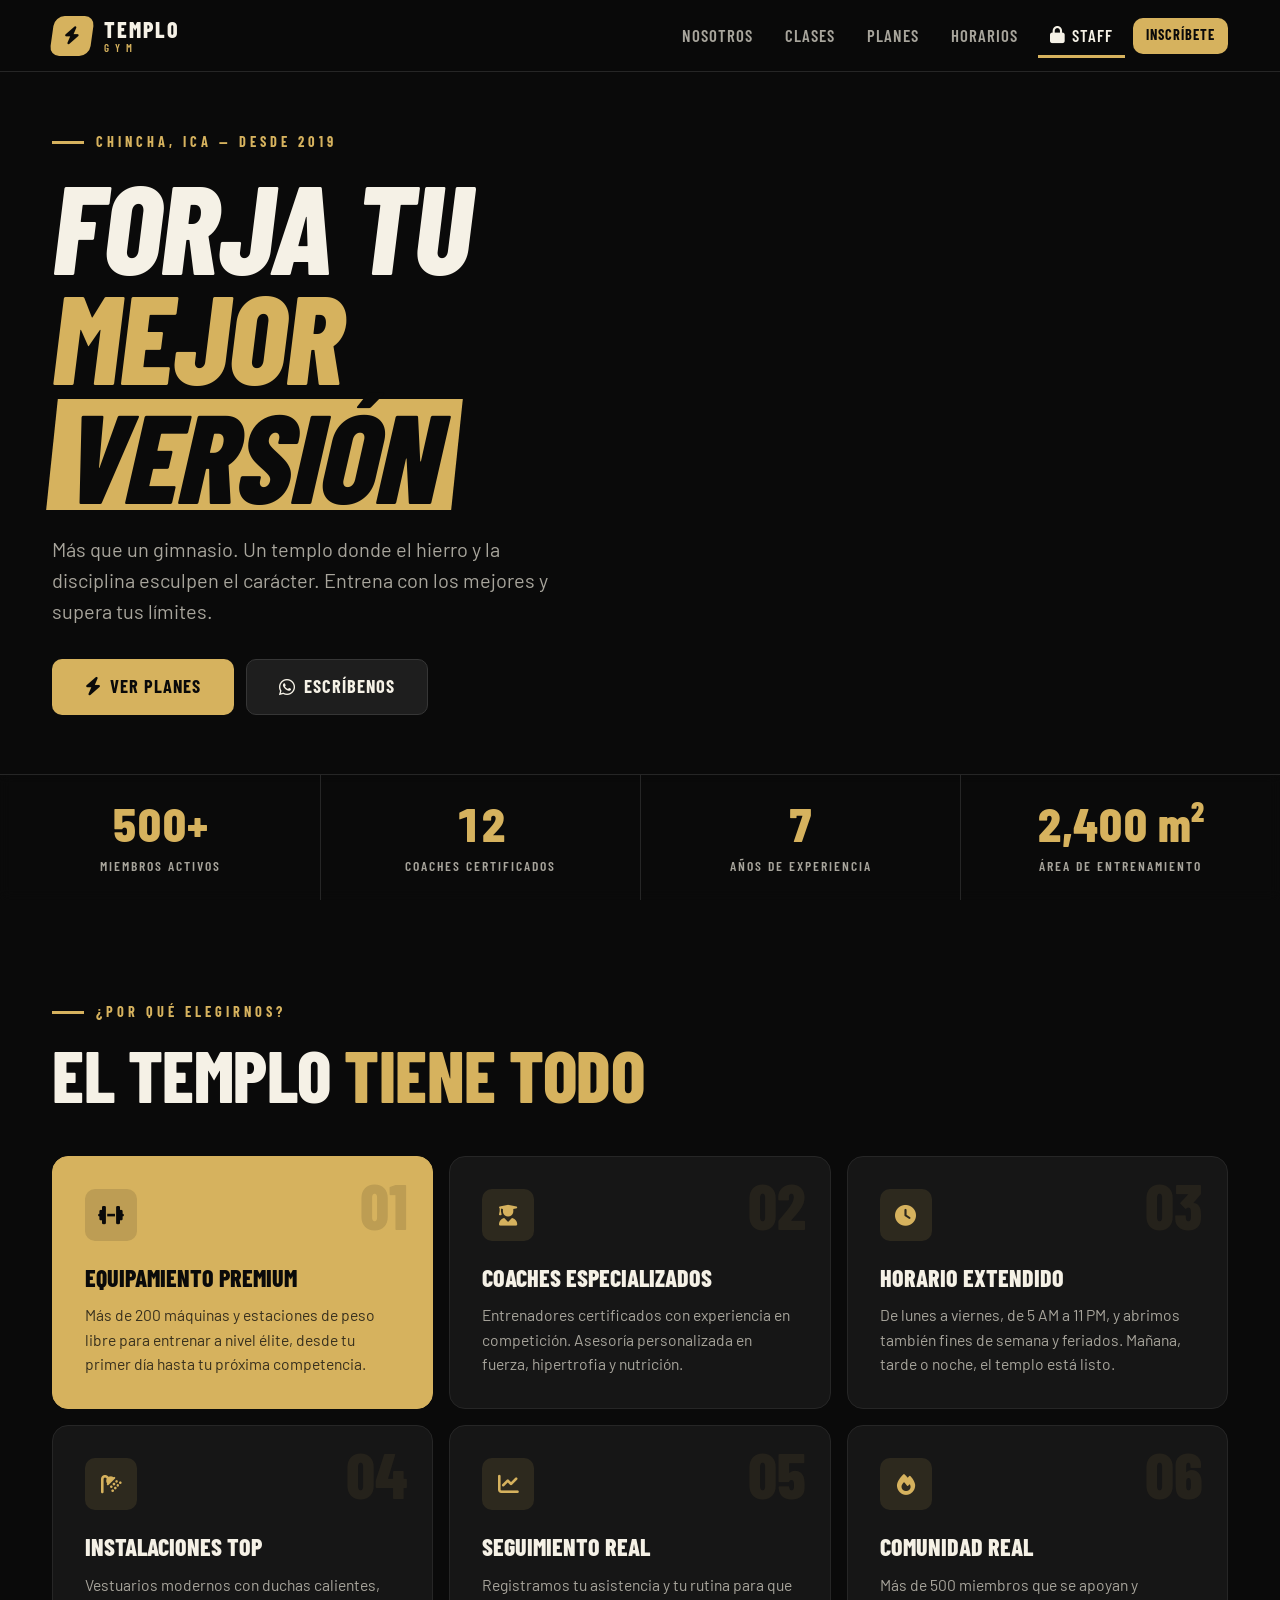
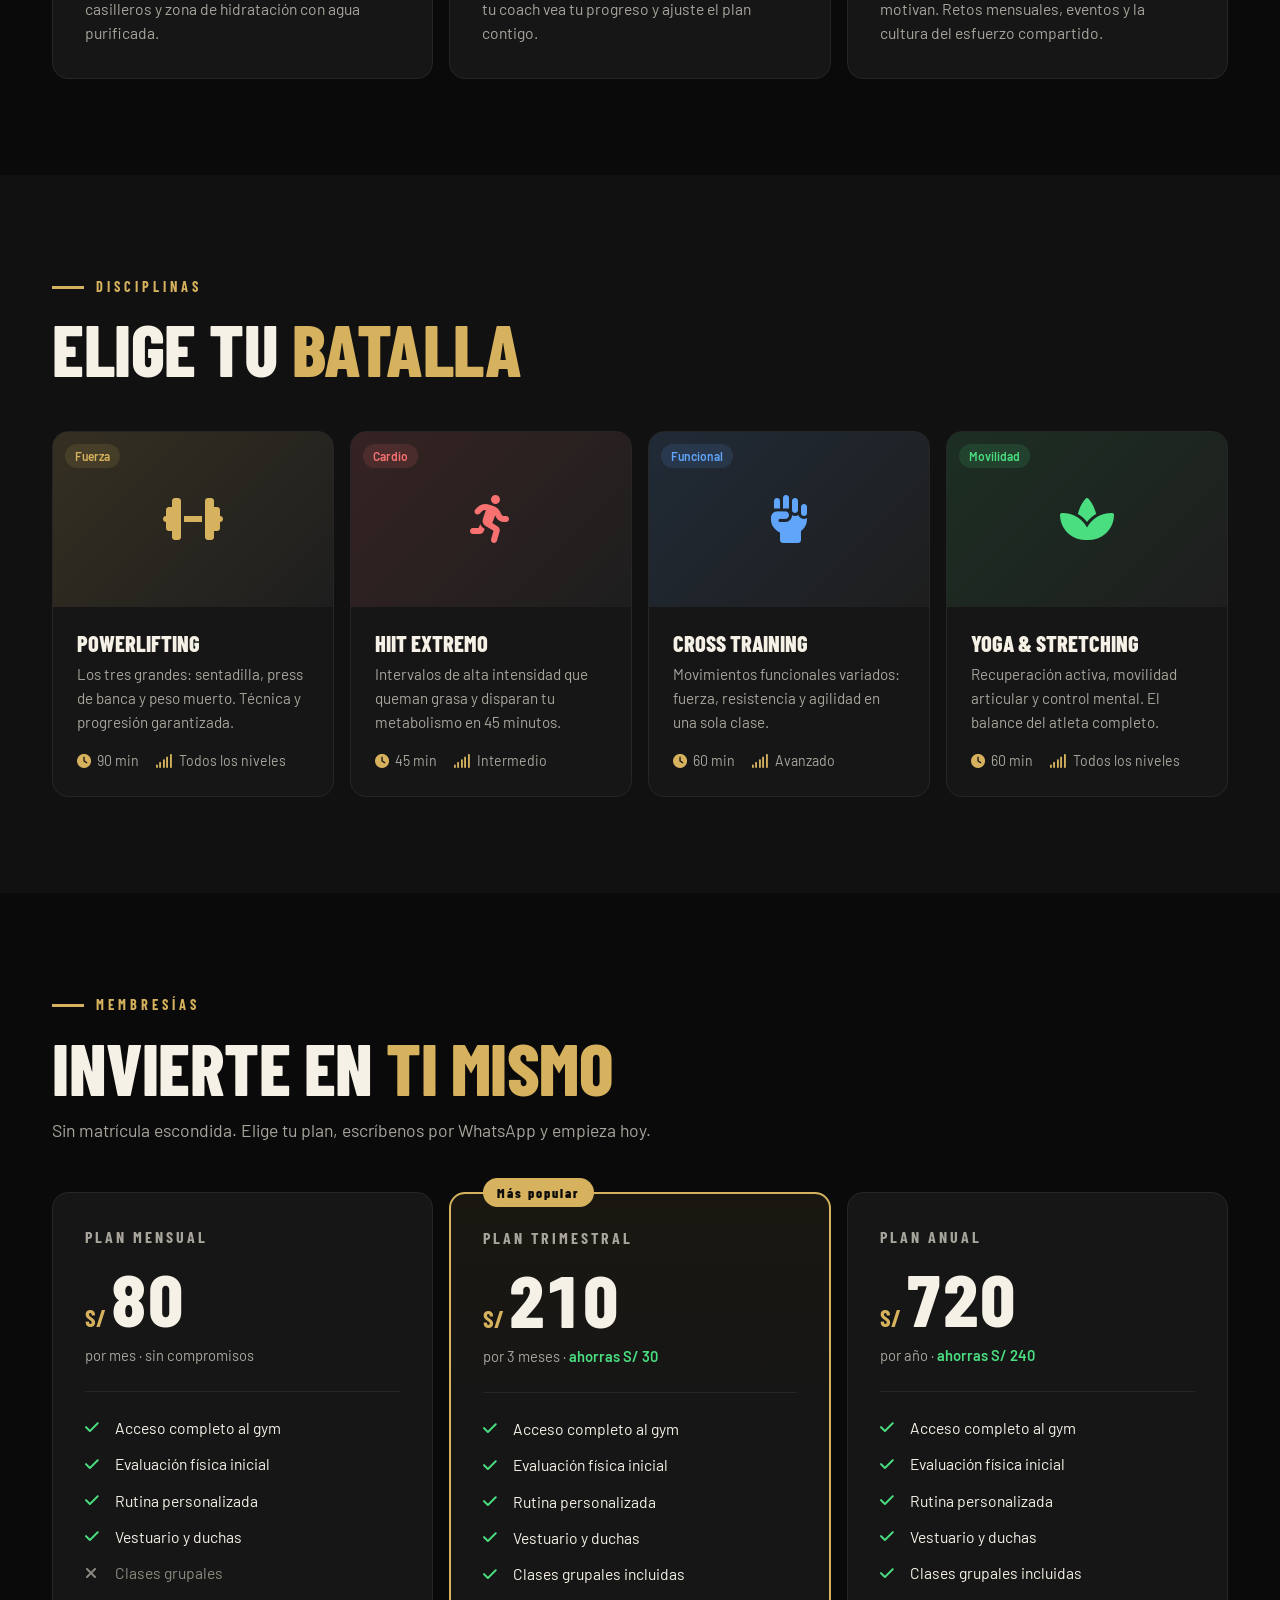
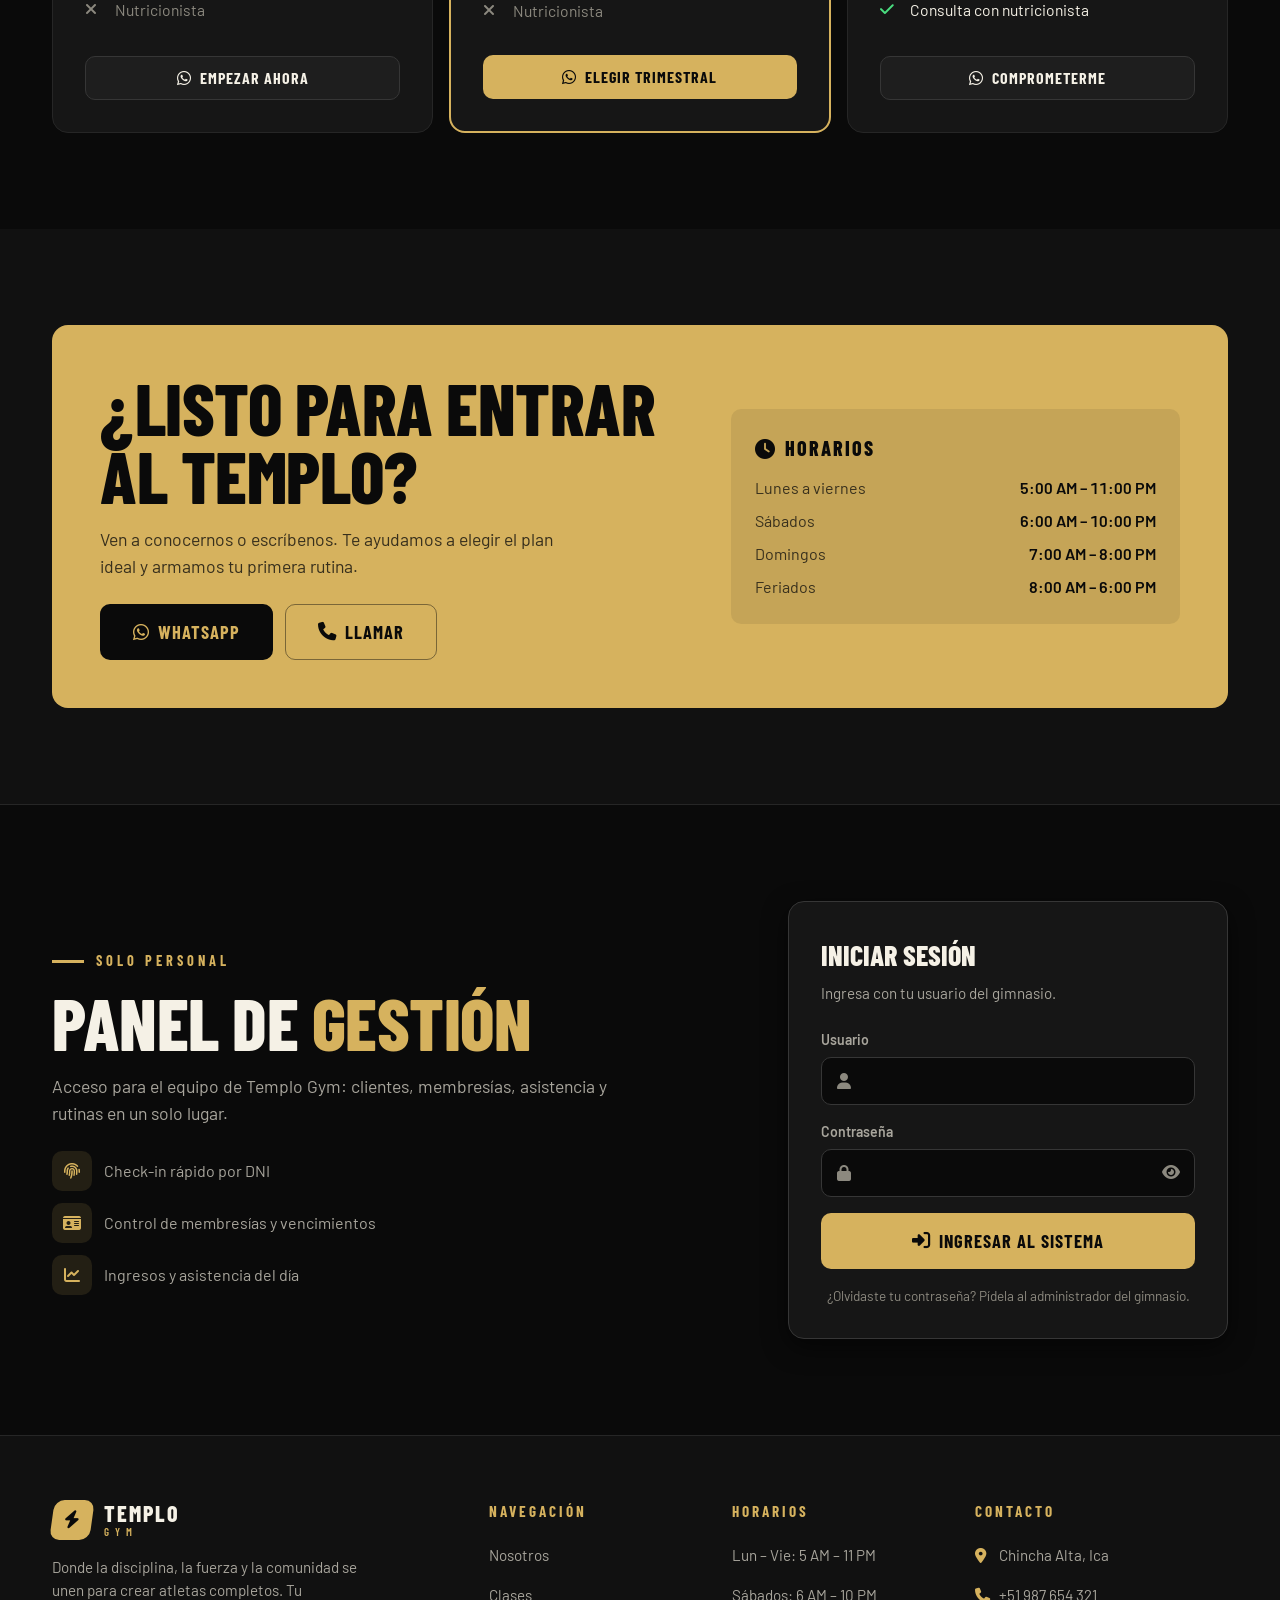
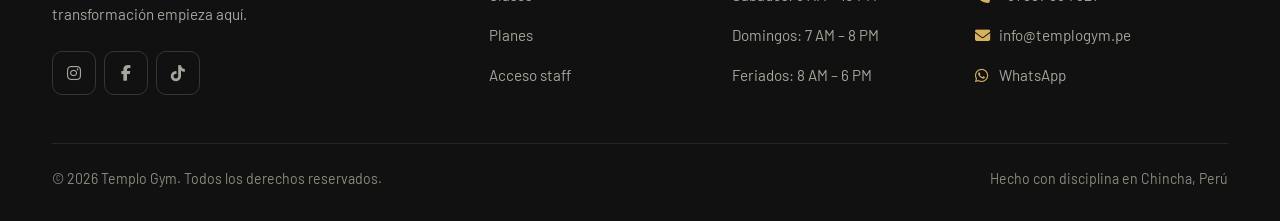
<file: index.html>
<!DOCTYPE html>
<html lang="es">
<head>
  <meta charset="UTF-8"/>
  <meta name="viewport" content="width=device-width, initial-scale=1.0"/>
  <title>Templo Gym Chincha — Forja tu mejor versión</title>
  <meta name="description" content="Templo Gym en Chincha: equipamiento completo, coaches certificados y clases de fuerza, HIIT, cross training y movilidad. Planes desde S/ 80 al mes."/>
  <meta name="theme-color" content="#0a0a0a"/>
  <script>document.documentElement.classList.add('js');</script>
  <link rel="preconnect" href="https://fonts.googleapis.com"/>
  <link rel="preconnect" href="https://fonts.gstatic.com" crossorigin/>
  <link rel="preconnect" href="https://images.unsplash.com"/>
  <link href="https://fonts.googleapis.com/css2?family=Barlow+Condensed:ital,wght@0,500;0,600;0,700;0,800;1,800&family=Barlow:wght@400;500;600;700&display=swap" rel="stylesheet"/>
  <link rel="stylesheet" href="https://cdnjs.cloudflare.com/ajax/libs/font-awesome/6.5.0/css/all.min.css"/>
  <link rel="stylesheet" href="styles.css"/>
  <link rel="stylesheet" href="landing.css"/>
</head>
<body class="landing">

<a href="#main" class="skip-link">Saltar al contenido</a>

<!-- ═══════════ NAVBAR ═══════════ -->
<header class="navbar">
  <div class="container">
    <a href="#inicio" class="brand" aria-label="Templo Gym — inicio">
      <span class="brand-mark" aria-hidden="true"><i class="fas fa-bolt"></i></span>
      <span class="brand-text">
        <span class="brand-main">TEMPLO</span>
        <span class="brand-sub">Gym</span>
      </span>
    </a>

    <button class="nav-toggle" id="navToggle" aria-label="Abrir menú" aria-controls="navLinks" aria-expanded="false">
      <i class="fas fa-bars" aria-hidden="true"></i>
    </button>

    <nav aria-label="Principal">
      <ul class="nav-links" id="navLinks">
        <li><a href="#nosotros">Nosotros</a></li>
        <li><a href="#clases">Clases</a></li>
        <li><a href="#planes">Planes</a></li>
        <li><a href="#contacto">Horarios</a></li>
        <li><a href="#acceso" class="nav-staff"><i class="fas fa-lock" aria-hidden="true"></i>Staff</a></li>
        <li><a href="#planes" class="btn btn-primary btn-sm">Inscríbete</a></li>
      </ul>
    </nav>
  </div>
</header>

<main id="main">

  <!-- ═══════════ HERO ═══════════ -->
  <section class="hero" id="inicio" aria-labelledby="heroTitle">
    <div class="hero-bg" aria-hidden="true"></div>

    <div class="container hero-content">
      <p class="eyebrow">Chincha, Ica — Desde 2019</p>
      <h1 class="hero-title" id="heroTitle">
        Forja tu <span class="gold">mejor</span><br/>
        <span class="highlight">versión</span>
      </h1>
      <p class="hero-subtitle">
        Más que un gimnasio. Un templo donde el hierro y la disciplina esculpen el carácter.
        Entrena con los mejores y supera tus límites.
      </p>
      <div class="hero-actions">
        <a href="#planes" class="btn btn-primary btn-lg">
          <i class="fas fa-bolt" aria-hidden="true"></i> Ver planes
        </a>
        <a href="https://wa.me/51987654321" class="btn btn-secondary btn-lg" data-wa="Hola Templo Gym, quiero información para inscribirme." target="_blank" rel="noopener">
          <i class="fab fa-whatsapp" aria-hidden="true"></i> Escríbenos
        </a>
      </div>
    </div>

    <div class="hero-stats">
      <div class="hero-stat">
        <div class="hero-stat-num">500+</div>
        <div class="hero-stat-label">Miembros activos</div>
      </div>
      <div class="hero-stat">
        <div class="hero-stat-num">12</div>
        <div class="hero-stat-label">Coaches certificados</div>
      </div>
      <div class="hero-stat">
        <div class="hero-stat-num"><span data-years-since="2019">7</span></div>
        <div class="hero-stat-label">Años de experiencia</div>
      </div>
      <div class="hero-stat">
        <div class="hero-stat-num">2,400 m²</div>
        <div class="hero-stat-label">Área de entrenamiento</div>
      </div>
    </div>
  </section>

  <!-- ═══════════ NOSOTROS ═══════════ -->
  <section class="block" id="nosotros" aria-labelledby="nosotrosTitle">
    <div class="container">
      <div class="section-header">
        <p class="eyebrow">¿Por qué elegirnos?</p>
        <h2 class="section-title" id="nosotrosTitle">El templo <span class="accent">tiene todo</span></h2>
      </div>

      <div class="features-grid">
        <article class="feature-item highlight fade-up">
          <span class="feature-num" aria-hidden="true">01</span>
          <div class="feature-icon" aria-hidden="true"><i class="fas fa-dumbbell"></i></div>
          <h3 class="feature-title">Equipamiento premium</h3>
          <p class="feature-desc">Más de 200 máquinas y estaciones de peso libre para entrenar a nivel élite, desde tu primer día hasta tu próxima competencia.</p>
        </article>
        <article class="feature-item fade-up">
          <span class="feature-num" aria-hidden="true">02</span>
          <div class="feature-icon" aria-hidden="true"><i class="fas fa-user-graduate"></i></div>
          <h3 class="feature-title">Coaches especializados</h3>
          <p class="feature-desc">Entrenadores certificados con experiencia en competición. Asesoría personalizada en fuerza, hipertrofia y nutrición.</p>
        </article>
        <article class="feature-item fade-up">
          <span class="feature-num" aria-hidden="true">03</span>
          <div class="feature-icon" aria-hidden="true"><i class="fas fa-clock"></i></div>
          <h3 class="feature-title">Horario extendido</h3>
          <p class="feature-desc">De lunes a viernes, de 5 AM a 11 PM, y abrimos también fines de semana y feriados. Mañana, tarde o noche, el templo está listo.</p>
        </article>
        <article class="feature-item fade-up">
          <span class="feature-num" aria-hidden="true">04</span>
          <div class="feature-icon" aria-hidden="true"><i class="fas fa-shower"></i></div>
          <h3 class="feature-title">Instalaciones top</h3>
          <p class="feature-desc">Vestuarios modernos con duchas calientes, casilleros y zona de hidratación con agua purificada.</p>
        </article>
        <article class="feature-item fade-up">
          <span class="feature-num" aria-hidden="true">05</span>
          <div class="feature-icon" aria-hidden="true"><i class="fas fa-chart-line"></i></div>
          <h3 class="feature-title">Seguimiento real</h3>
          <p class="feature-desc">Registramos tu asistencia y tu rutina para que tu coach vea tu progreso y ajuste el plan contigo.</p>
        </article>
        <article class="feature-item fade-up">
          <span class="feature-num" aria-hidden="true">06</span>
          <div class="feature-icon" aria-hidden="true"><i class="fas fa-fire"></i></div>
          <h3 class="feature-title">Comunidad real</h3>
          <p class="feature-desc">Más de 500 miembros que se apoyan y motivan. Retos mensuales, eventos y la cultura del esfuerzo compartido.</p>
        </article>
      </div>
    </div>
  </section>

  <!-- ═══════════ CLASES ═══════════ -->
  <section class="block block-alt" id="clases" aria-labelledby="clasesTitle">
    <div class="container">
      <div class="section-header">
        <p class="eyebrow">Disciplinas</p>
        <h2 class="section-title" id="clasesTitle">Elige tu <span class="accent">batalla</span></h2>
      </div>

      <div class="classes-grid">
        <article class="class-card fade-up">
          <div class="class-img c-fuerza" aria-hidden="true">
            <i class="fas fa-dumbbell"></i>
            <span class="pill pill-gold class-tag">Fuerza</span>
          </div>
          <div class="class-body">
            <h3 class="class-name">Powerlifting</h3>
            <p class="class-desc">Los tres grandes: sentadilla, press de banca y peso muerto. Técnica y progresión garantizada.</p>
            <div class="class-meta">
              <span><i class="fas fa-clock" aria-hidden="true"></i> 90 min</span>
              <span><i class="fas fa-signal" aria-hidden="true"></i> Todos los niveles</span>
            </div>
          </div>
        </article>

        <article class="class-card fade-up">
          <div class="class-img c-cardio" aria-hidden="true">
            <i class="fas fa-person-running"></i>
            <span class="pill pill-red class-tag">Cardio</span>
          </div>
          <div class="class-body">
            <h3 class="class-name">HIIT extremo</h3>
            <p class="class-desc">Intervalos de alta intensidad que queman grasa y disparan tu metabolismo en 45 minutos.</p>
            <div class="class-meta">
              <span><i class="fas fa-clock" aria-hidden="true"></i> 45 min</span>
              <span><i class="fas fa-signal" aria-hidden="true"></i> Intermedio</span>
            </div>
          </div>
        </article>

        <article class="class-card fade-up">
          <div class="class-img c-funcional" aria-hidden="true">
            <i class="fas fa-hand-fist"></i>
            <span class="pill pill-info class-tag">Funcional</span>
          </div>
          <div class="class-body">
            <h3 class="class-name">Cross training</h3>
            <p class="class-desc">Movimientos funcionales variados: fuerza, resistencia y agilidad en una sola clase.</p>
            <div class="class-meta">
              <span><i class="fas fa-clock" aria-hidden="true"></i> 60 min</span>
              <span><i class="fas fa-signal" aria-hidden="true"></i> Avanzado</span>
            </div>
          </div>
        </article>

        <article class="class-card fade-up">
          <div class="class-img c-movilidad" aria-hidden="true">
            <i class="fas fa-spa"></i>
            <span class="pill pill-green class-tag">Movilidad</span>
          </div>
          <div class="class-body">
            <h3 class="class-name">Yoga &amp; stretching</h3>
            <p class="class-desc">Recuperación activa, movilidad articular y control mental. El balance del atleta completo.</p>
            <div class="class-meta">
              <span><i class="fas fa-clock" aria-hidden="true"></i> 60 min</span>
              <span><i class="fas fa-signal" aria-hidden="true"></i> Todos los niveles</span>
            </div>
          </div>
        </article>
      </div>
    </div>
  </section>

  <!-- ═══════════ PLANES ═══════════ -->
  <section class="block" id="planes" aria-labelledby="planesTitle">
    <div class="container">
      <div class="section-header">
        <p class="eyebrow">Membresías</p>
        <h2 class="section-title" id="planesTitle">Invierte en <span class="accent">ti mismo</span></h2>
        <p class="section-lead">Sin matrícula escondida. Elige tu plan, escríbenos por WhatsApp y empieza hoy.</p>
      </div>

      <div class="plans-grid">
        <article class="plan-box fade-up">
          <h3 class="plan-label">Plan mensual</h3>
          <div class="plan-price-row">
            <span class="plan-currency">S/</span>
            <span class="plan-price">80</span>
          </div>
          <p class="plan-period">por mes · sin compromisos</p>
          <div class="plan-divider"></div>
          <ul class="plan-features">
            <li><i class="fas fa-check" aria-hidden="true"></i> Acceso completo al gym</li>
            <li><i class="fas fa-check" aria-hidden="true"></i> Evaluación física inicial</li>
            <li><i class="fas fa-check" aria-hidden="true"></i> Rutina personalizada</li>
            <li><i class="fas fa-check" aria-hidden="true"></i> Vestuario y duchas</li>
            <li class="no"><i class="fas fa-xmark" aria-hidden="true"></i> <span><span class="sr-only">No incluye: </span>Clases grupales</span></li>
            <li class="no"><i class="fas fa-xmark" aria-hidden="true"></i> <span><span class="sr-only">No incluye: </span>Nutricionista</span></li>
          </ul>
          <a href="https://wa.me/51987654321" class="btn btn-secondary btn-block" data-wa="Hola Templo Gym, quiero inscribirme en el Plan Mensual (S/ 80)." target="_blank" rel="noopener">
            <i class="fab fa-whatsapp" aria-hidden="true"></i> Empezar ahora
          </a>
        </article>

        <article class="plan-box featured fade-up">
          <span class="plan-popular">Más popular</span>
          <h3 class="plan-label">Plan trimestral</h3>
          <div class="plan-price-row">
            <span class="plan-currency">S/</span>
            <span class="plan-price">210</span>
          </div>
          <p class="plan-period">por 3 meses · <strong>ahorras S/ 30</strong></p>
          <div class="plan-divider"></div>
          <ul class="plan-features">
            <li><i class="fas fa-check" aria-hidden="true"></i> Acceso completo al gym</li>
            <li><i class="fas fa-check" aria-hidden="true"></i> Evaluación física inicial</li>
            <li><i class="fas fa-check" aria-hidden="true"></i> Rutina personalizada</li>
            <li><i class="fas fa-check" aria-hidden="true"></i> Vestuario y duchas</li>
            <li><i class="fas fa-check" aria-hidden="true"></i> Clases grupales incluidas</li>
            <li class="no"><i class="fas fa-xmark" aria-hidden="true"></i> <span><span class="sr-only">No incluye: </span>Nutricionista</span></li>
          </ul>
          <a href="https://wa.me/51987654321" class="btn btn-primary btn-block" data-wa="Hola Templo Gym, quiero inscribirme en el Plan Trimestral (S/ 210)." target="_blank" rel="noopener">
            <i class="fab fa-whatsapp" aria-hidden="true"></i> Elegir trimestral
          </a>
        </article>

        <article class="plan-box fade-up">
          <h3 class="plan-label">Plan anual</h3>
          <div class="plan-price-row">
            <span class="plan-currency">S/</span>
            <span class="plan-price">720</span>
          </div>
          <p class="plan-period">por año · <strong>ahorras S/ 240</strong></p>
          <div class="plan-divider"></div>
          <ul class="plan-features">
            <li><i class="fas fa-check" aria-hidden="true"></i> Acceso completo al gym</li>
            <li><i class="fas fa-check" aria-hidden="true"></i> Evaluación física inicial</li>
            <li><i class="fas fa-check" aria-hidden="true"></i> Rutina personalizada</li>
            <li><i class="fas fa-check" aria-hidden="true"></i> Vestuario y duchas</li>
            <li><i class="fas fa-check" aria-hidden="true"></i> Clases grupales incluidas</li>
            <li><i class="fas fa-check" aria-hidden="true"></i> Consulta con nutricionista</li>
          </ul>
          <a href="https://wa.me/51987654321" class="btn btn-secondary btn-block" data-wa="Hola Templo Gym, quiero inscribirme en el Plan Anual (S/ 720)." target="_blank" rel="noopener">
            <i class="fab fa-whatsapp" aria-hidden="true"></i> Comprometerme
          </a>
        </article>
      </div>
    </div>
  </section>

  <!-- ═══════════ CTA + HORARIOS ═══════════ -->
  <section class="block block-alt" id="contacto" aria-labelledby="ctaTitle">
    <div class="container">
      <div class="cta-band fade-up">
        <div>
          <h2 class="section-title" id="ctaTitle">¿Listo para entrar al templo?</h2>
          <p>Ven a conocernos o escríbenos. Te ayudamos a elegir el plan ideal y armamos tu primera rutina.</p>
          <div class="cta-actions">
            <a href="https://wa.me/51987654321" class="btn btn-dark btn-lg" data-wa="Hola Templo Gym, quiero visitar el gimnasio." target="_blank" rel="noopener">
              <i class="fab fa-whatsapp" aria-hidden="true"></i> WhatsApp
            </a>
            <a href="tel:+51987654321" class="btn btn-outline-dark btn-lg">
              <i class="fas fa-phone" aria-hidden="true"></i> Llamar
            </a>
          </div>
        </div>
        <div class="hours">
          <h3><i class="fas fa-clock" aria-hidden="true"></i> Horarios</h3>
          <dl>
            <dt>Lunes a viernes</dt><dd>5:00 AM – 11:00 PM</dd>
            <dt>Sábados</dt><dd>6:00 AM – 10:00 PM</dd>
            <dt>Domingos</dt><dd>7:00 AM – 8:00 PM</dd>
            <dt>Feriados</dt><dd>8:00 AM – 6:00 PM</dd>
          </dl>
        </div>
      </div>
    </div>
  </section>

  <!-- ═══════════ ACCESO STAFF ═══════════ -->
  <section class="block login-section" id="acceso" aria-labelledby="accesoTitle">
    <div class="container login-grid">
      <div class="fade-up">
        <p class="eyebrow">Solo personal</p>
        <h2 class="section-title" id="accesoTitle">Panel de <span class="accent">gestión</span></h2>
        <p class="section-lead">Acceso para el equipo de Templo Gym: clientes, membresías, asistencia y rutinas en un solo lugar.</p>
        <ul class="login-points">
          <li><i class="fas fa-fingerprint" aria-hidden="true"></i> Check-in rápido por DNI</li>
          <li><i class="fas fa-id-card" aria-hidden="true"></i> Control de membresías y vencimientos</li>
          <li><i class="fas fa-chart-line" aria-hidden="true"></i> Ingresos y asistencia del día</li>
        </ul>
      </div>

      <div class="login-card fade-up" id="loginCard">
        <h3>Iniciar sesión</h3>
        <p class="login-sub">Ingresa con tu usuario del gimnasio.</p>

        <form class="login-form" id="loginForm" novalidate>
          <div class="login-field">
            <label for="loginUser">Usuario</label>
            <div class="login-field-wrap">
              <input type="text" id="loginUser" name="username" autocomplete="username" autocapitalize="none" spellcheck="false" required aria-describedby="loginError"/>
              <i class="fas fa-user" aria-hidden="true"></i>
            </div>
          </div>

          <div class="login-field">
            <label for="loginPass">Contraseña</label>
            <div class="login-field-wrap">
              <input type="password" id="loginPass" name="password" autocomplete="current-password" required aria-describedby="loginError"/>
              <i class="fas fa-lock" aria-hidden="true"></i>
              <button type="button" class="toggle-pass" id="togglePass" aria-label="Mostrar contraseña" aria-pressed="false">
                <i class="fas fa-eye" aria-hidden="true"></i>
              </button>
            </div>
          </div>

          <div class="login-error" id="loginError" role="alert">
            <i class="fas fa-circle-exclamation" aria-hidden="true"></i>
            <span id="loginErrorText">Usuario o contraseña incorrectos.</span>
          </div>

          <button type="submit" class="btn btn-primary btn-lg btn-block" id="btnLogin">
            <i class="fas fa-right-to-bracket" aria-hidden="true"></i> Ingresar al sistema
          </button>

          <p class="login-help">¿Olvidaste tu contraseña? Pídela al administrador del gimnasio.</p>
        </form>
      </div>
    </div>
  </section>

</main>

<!-- ═══════════ FOOTER ═══════════ -->
<footer class="footer">
  <div class="container">
    <div class="footer-grid">
      <div>
        <a href="#inicio" class="brand" aria-label="Templo Gym — volver arriba">
          <span class="brand-mark" aria-hidden="true"><i class="fas fa-bolt"></i></span>
          <span class="brand-text">
            <span class="brand-main">TEMPLO</span>
            <span class="brand-sub">Gym</span>
          </span>
        </a>
        <p class="footer-brand-desc">Donde la disciplina, la fuerza y la comunidad se unen para crear atletas completos. Tu transformación empieza aquí.</p>
        <div class="footer-socials">
          <!-- TODO: reemplazar por los enlaces reales de las redes -->
          <a href="https://www.instagram.com/" class="footer-social" aria-label="Instagram" target="_blank" rel="noopener"><i class="fab fa-instagram" aria-hidden="true"></i></a>
          <a href="https://www.facebook.com/" class="footer-social" aria-label="Facebook" target="_blank" rel="noopener"><i class="fab fa-facebook-f" aria-hidden="true"></i></a>
          <a href="https://www.tiktok.com/" class="footer-social" aria-label="TikTok" target="_blank" rel="noopener"><i class="fab fa-tiktok" aria-hidden="true"></i></a>
        </div>
      </div>
      <div>
        <p class="footer-col-title">Navegación</p>
        <ul class="footer-col-links">
          <li><a href="#nosotros">Nosotros</a></li>
          <li><a href="#clases">Clases</a></li>
          <li><a href="#planes">Planes</a></li>
          <li><a href="#acceso">Acceso staff</a></li>
        </ul>
      </div>
      <div>
        <p class="footer-col-title">Horarios</p>
        <ul class="footer-col-links">
          <li><span>Lun – Vie: 5 AM – 11 PM</span></li>
          <li><span>Sábados: 6 AM – 10 PM</span></li>
          <li><span>Domingos: 7 AM – 8 PM</span></li>
          <li><span>Feriados: 8 AM – 6 PM</span></li>
        </ul>
      </div>
      <div>
        <p class="footer-col-title">Contacto</p>
        <ul class="footer-col-links">
          <li><span><i class="fas fa-location-dot" aria-hidden="true"></i> Chincha Alta, Ica</span></li>
          <li><a href="tel:+51987654321"><i class="fas fa-phone" aria-hidden="true"></i> +51 987 654 321</a></li>
          <li><a href="mailto:info@templogym.pe"><i class="fas fa-envelope" aria-hidden="true"></i> info@templogym.pe</a></li>
          <li><a href="https://wa.me/51987654321" data-wa="Hola Templo Gym" target="_blank" rel="noopener"><i class="fab fa-whatsapp" aria-hidden="true"></i> WhatsApp</a></li>
        </ul>
      </div>
    </div>
    <div class="footer-bottom">
      <p>© <span id="year">2026</span> Templo Gym. Todos los derechos reservados.</p>
      <p>Hecho con disciplina en Chincha, Perú</p>
    </div>
  </div>
</footer>

<script src="auth.js"></script>
<script src="landing.js"></script>
</body>
</html>
</file>
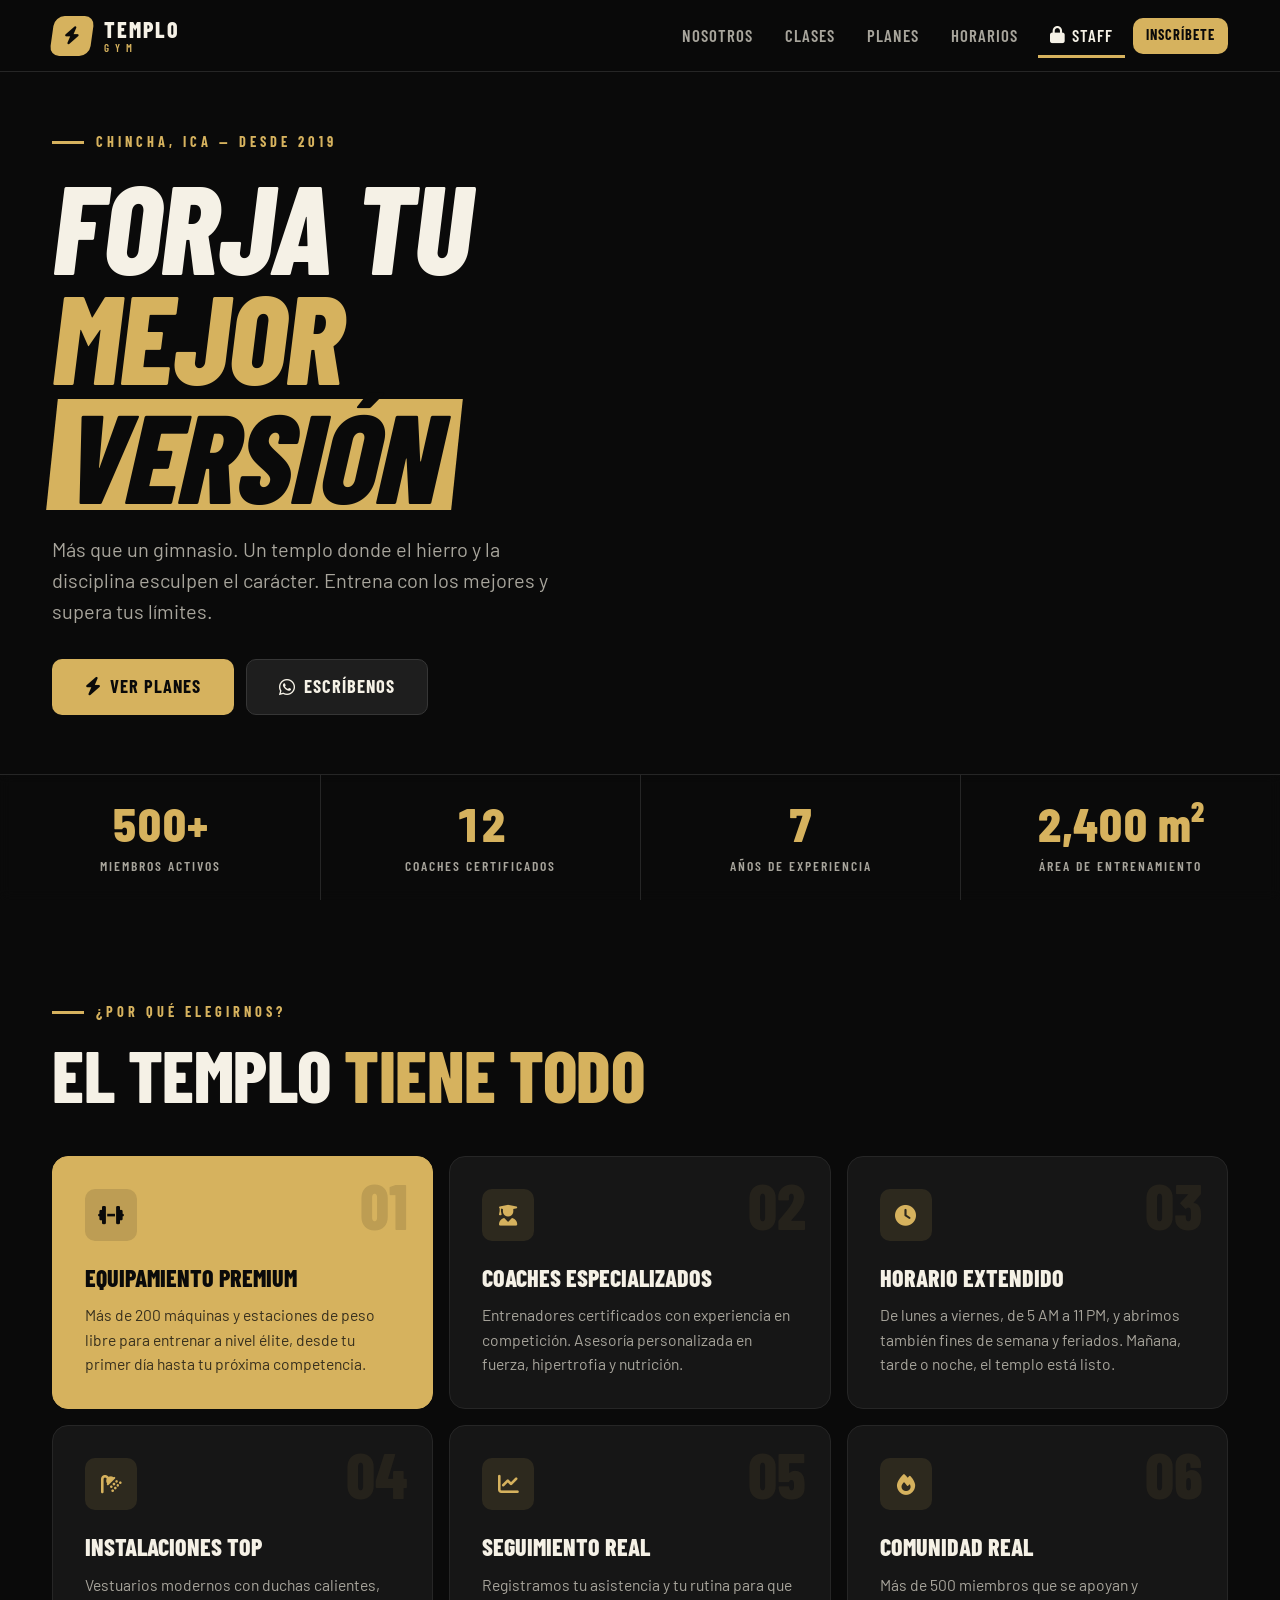
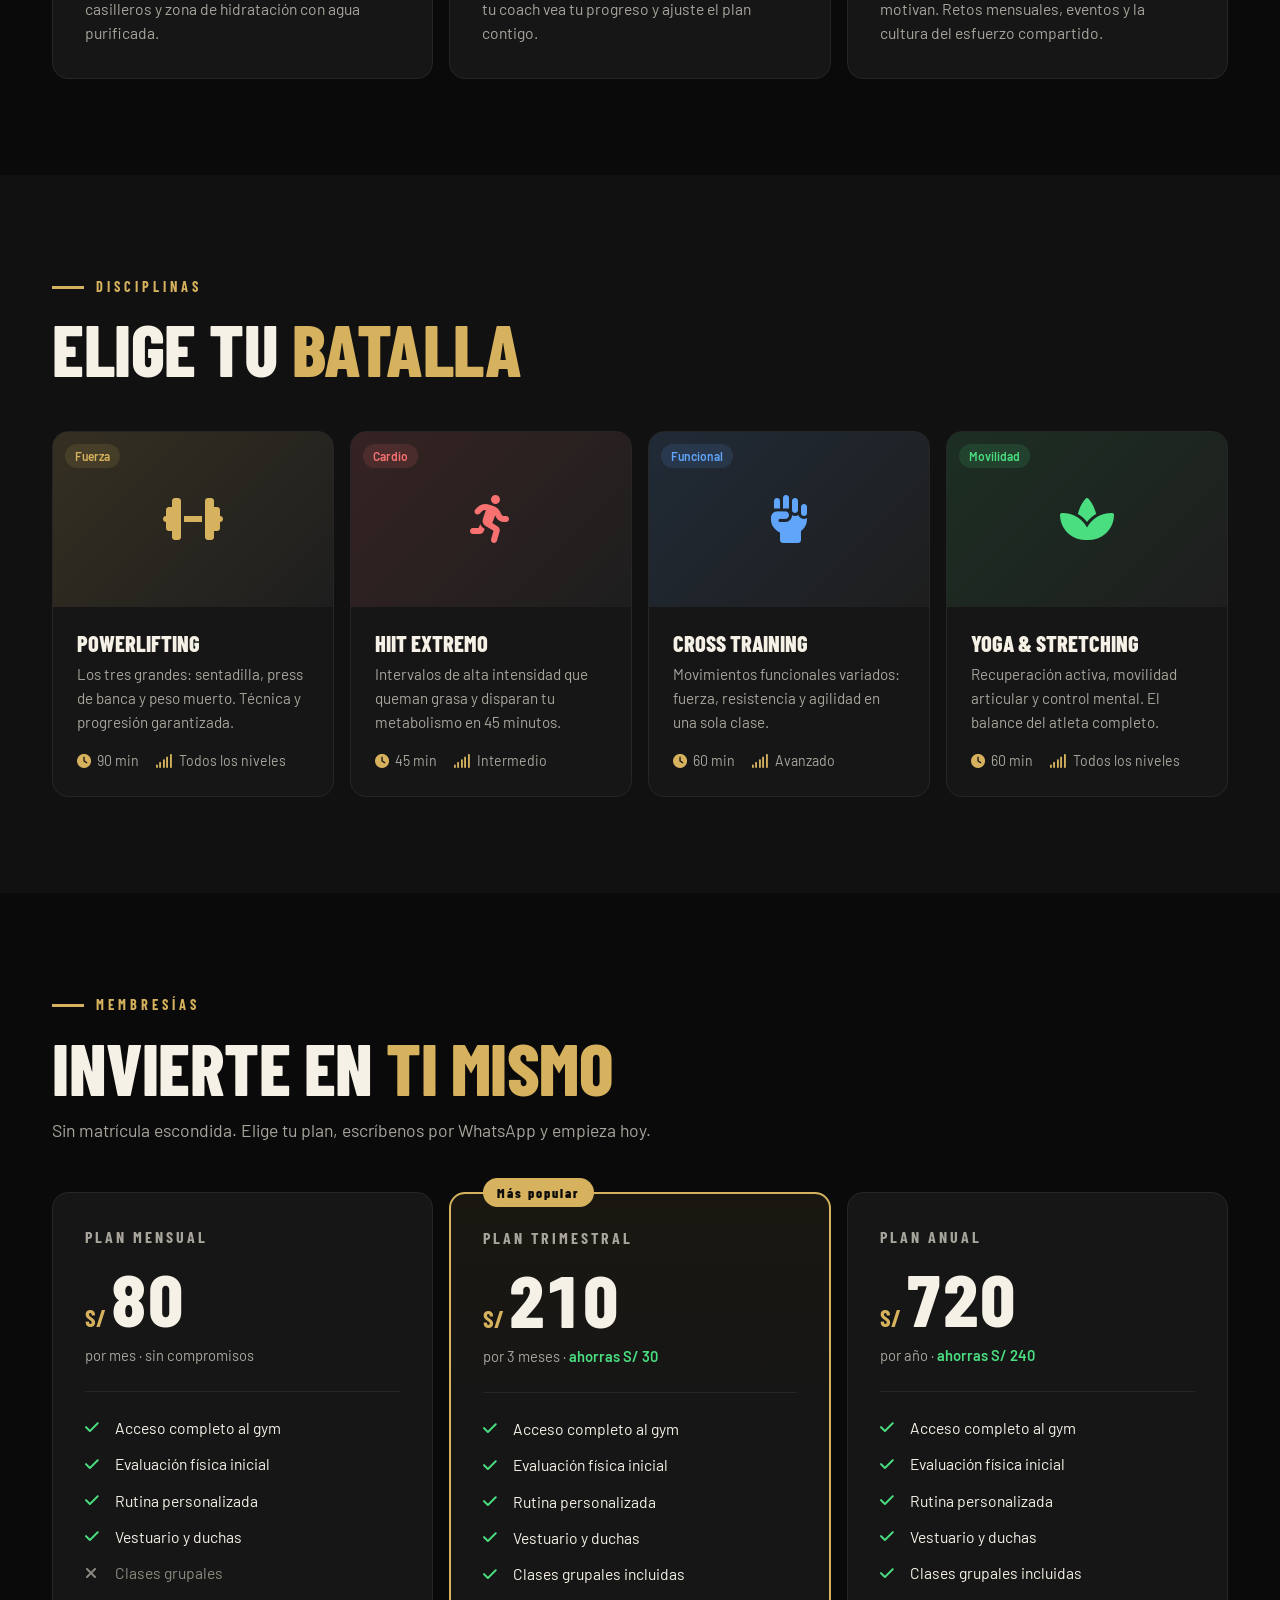
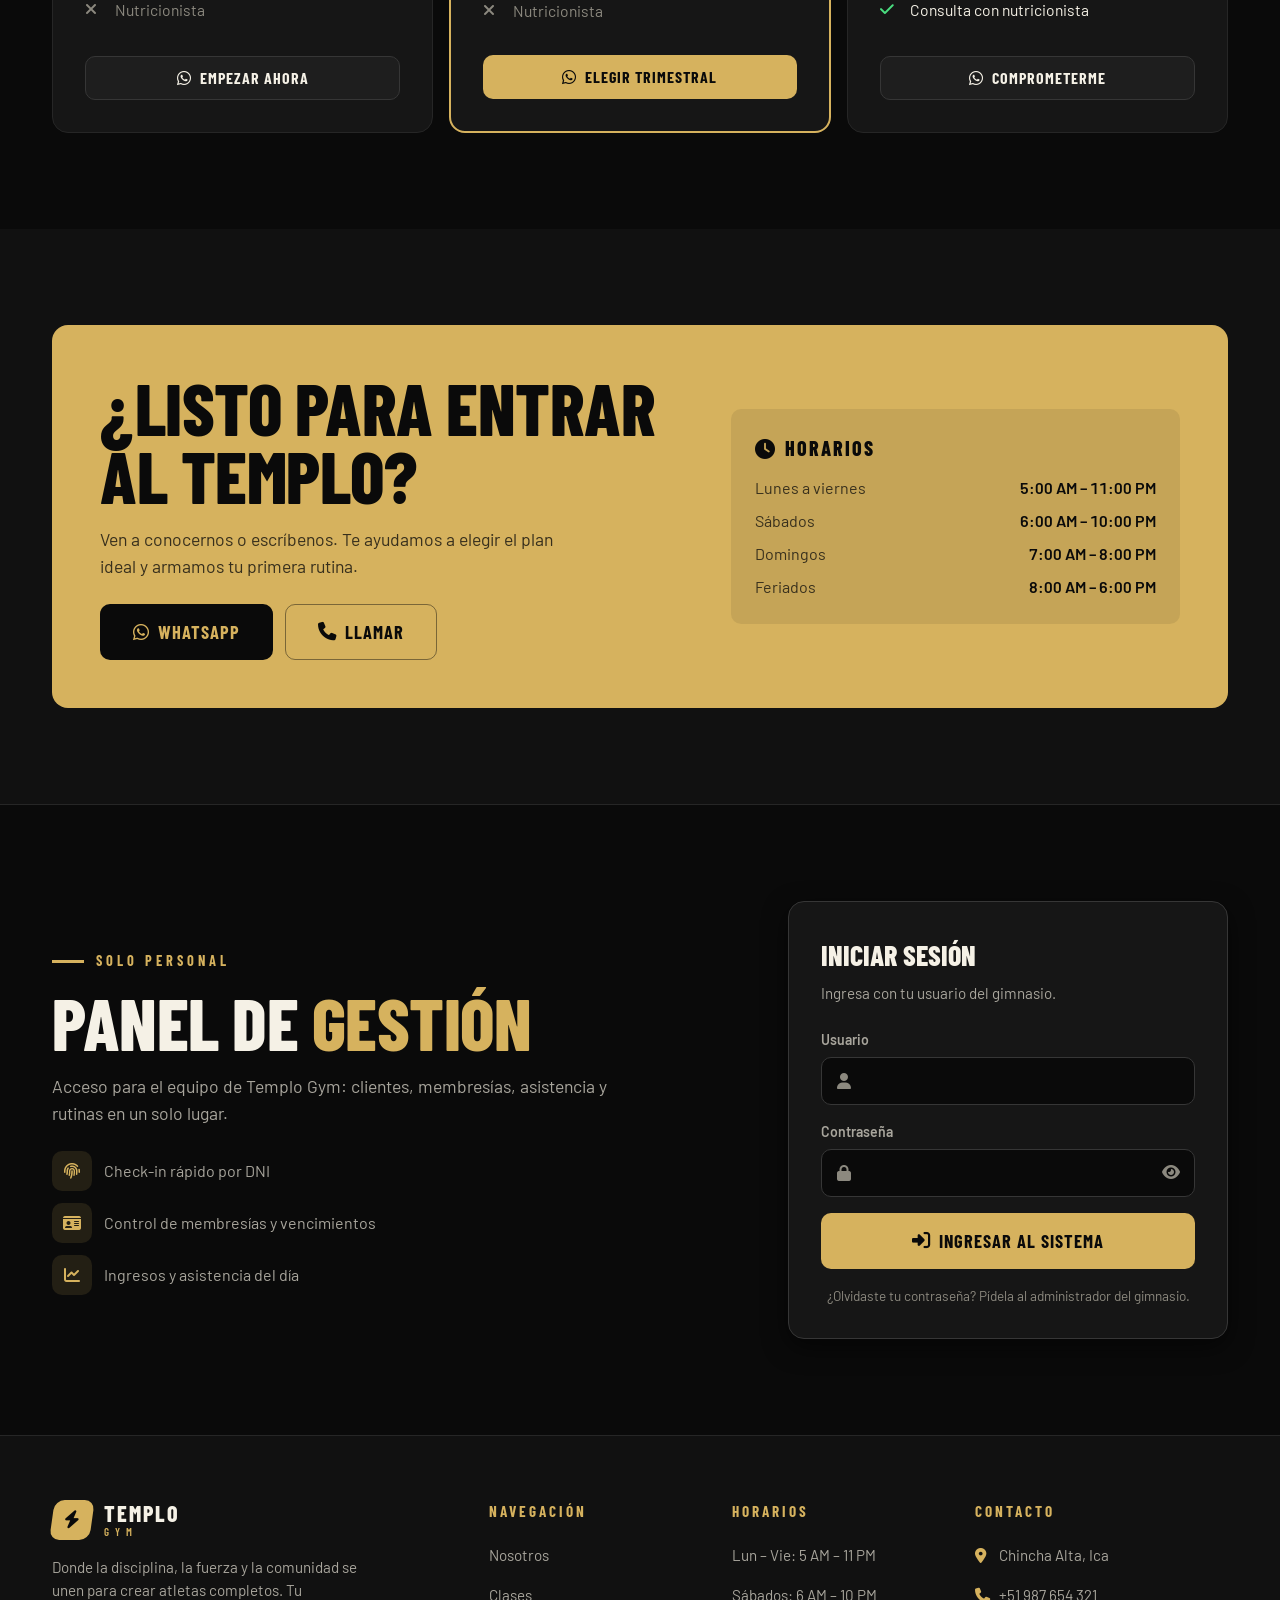
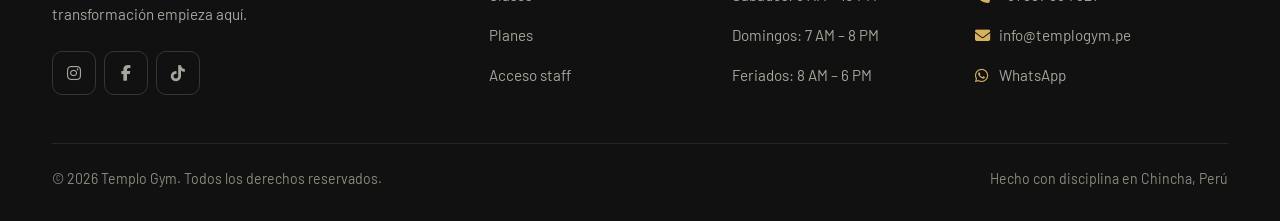
<file: admin.html>
<!DOCTYPE html>
<html lang="es">
<head>
  <meta charset="UTF-8" />
  <meta name="viewport" content="width=device-width, initial-scale=1.0"/>
  <meta name="robots" content="noindex, nofollow"/>
  <title>Panel — Templo Gym</title>
  <script src="auth.js"></script>
  <script>TG_AUTH.requireSession();</script>
  <link rel="preconnect" href="https://fonts.googleapis.com"/>
  <link rel="preconnect" href="https://fonts.gstatic.com" crossorigin/>
  <link href="https://fonts.googleapis.com/css2?family=Barlow+Condensed:wght@500;600;700;800&family=Barlow:wght@400;500;600;700&display=swap" rel="stylesheet"/>
  <link rel="stylesheet" href="https://cdnjs.cloudflare.com/ajax/libs/font-awesome/6.5.0/css/all.min.css"/>
  <link rel="stylesheet" href="styles.css" />
</head>
<body class="admin-body">

  <!-- SIDEBAR -->
  <aside class="sidebar" id="sidebar" aria-label="Menú principal">
    <div class="sidebar-logo">
      <a href="admin.html" class="brand" aria-label="Templo Gym — inicio del panel">
        <span class="brand-mark" aria-hidden="true"><i class="fas fa-bolt"></i></span>
        <span class="brand-text">
          <span class="brand-main">TEMPLO</span>
          <span class="brand-sub">Gym</span>
        </span>
      </a>
    </div>

    <nav class="sidebar-nav">
      <span class="nav-label">Gestión</span>
      <a href="#dashboard" class="nav-item active" data-section="dashboard">
        <i class="fas fa-chart-line" aria-hidden="true"></i><span>Dashboard</span>
      </a>
      <a href="#clientes" class="nav-item" data-section="clientes">
        <i class="fas fa-users" aria-hidden="true"></i><span>Clientes</span>
      </a>
      <a href="#membresias" class="nav-item" data-section="membresias">
        <i class="fas fa-id-card" aria-hidden="true"></i><span>Membresías</span>
      </a>
      <a href="#asistencia" class="nav-item" data-section="asistencia">
        <i class="fas fa-clipboard-check" aria-hidden="true"></i><span>Asistencia</span>
      </a>
      <a href="#rutinas" class="nav-item" data-section="rutinas">
        <i class="fas fa-dumbbell" aria-hidden="true"></i><span>Rutinas</span>
      </a>
    </nav>

    <div class="sidebar-footer">
      <div class="user-info">
        <div class="user-avatar" id="userAvatar" aria-hidden="true">A</div>
        <div>
          <div class="user-name" id="userName">Admin</div>
          <div class="user-role" id="userRole">Administrador</div>
        </div>
      </div>
      <button class="btn btn-ghost btn-sm btn-block" id="btnLogout">
        <i class="fas fa-arrow-right-from-bracket" aria-hidden="true"></i> Cerrar sesión
      </button>
    </div>
  </aside>
  <div class="sidebar-backdrop" id="sidebarBackdrop"></div>

  <!-- MAIN -->
  <main class="main-content">

    <header class="topbar">
      <div class="topbar-left">
        <button class="menu-toggle" id="menuToggle" aria-label="Abrir menú" aria-controls="sidebar" aria-expanded="false">
          <i class="fas fa-bars" aria-hidden="true"></i>
        </button>
        <h1 class="page-title" id="pageTitle">Dashboard</h1>
      </div>
      <div class="topbar-right">
        <label class="search-box">
          <i class="fas fa-search" aria-hidden="true"></i>
          <span class="sr-only">Buscar cliente</span>
          <input type="search" placeholder="Buscar cliente..." id="globalSearch"/>
        </label>
        <div class="topbar-date" id="topbarDate"></div>
      </div>
    </header>

    <div class="content-wrapper">

      <!-- DASHBOARD -->
      <section class="section active" id="section-dashboard" aria-labelledby="pageTitle">
        <div class="stats-grid">
          <div class="stat-card">
            <div class="stat-head">
              <span class="stat-label">Clientes activos</span>
              <span class="stat-icon" aria-hidden="true"><i class="fas fa-users"></i></span>
            </div>
            <div class="stat-value" id="statClientes">0</div>
            <div class="stat-foot" id="statClientesFoot">&nbsp;</div>
          </div>
          <div class="stat-card">
            <div class="stat-head">
              <span class="stat-label">Membresías vigentes</span>
              <span class="stat-icon green" aria-hidden="true"><i class="fas fa-id-card"></i></span>
            </div>
            <div class="stat-value" id="statMembresias">0</div>
            <div class="stat-foot" id="statMembresiasFoot">&nbsp;</div>
          </div>
          <div class="stat-card">
            <div class="stat-head">
              <span class="stat-label">Asistencias hoy</span>
              <span class="stat-icon info" aria-hidden="true"><i class="fas fa-door-open"></i></span>
            </div>
            <div class="stat-value" id="statAsistencia">0</div>
            <div class="stat-foot" id="statAsistenciaFoot">&nbsp;</div>
          </div>
          <div class="stat-card featured">
            <div class="stat-head">
              <span class="stat-label">Ingresos del mes</span>
              <span class="stat-icon" aria-hidden="true"><i class="fas fa-coins"></i></span>
            </div>
            <div class="stat-value" id="statIngresos">S/ 0</div>
            <div class="stat-foot" id="statIngresosFoot">&nbsp;</div>
          </div>
        </div>

        <div class="dashboard-grid">
          <div class="card">
            <div class="card-header">
              <h2>Últimas asistencias</h2>
              <span class="pill pill-gold">Recientes</span>
            </div>
            <div class="recent-list" id="recentAsistencia"></div>
          </div>
          <div class="card">
            <div class="card-header">
              <h2>Membresías por vencer</h2>
              <span class="pill pill-warn">Próximos 7 días</span>
            </div>
            <div class="recent-list" id="proximasVencer"></div>
          </div>
          <div class="card wide">
            <div class="card-header">
              <h2>Clientes recientes</h2>
            </div>
            <div class="recent-list" id="recentClientes"></div>
          </div>
        </div>
      </section>

      <!-- CLIENTES -->
      <section class="section" id="section-clientes" aria-labelledby="pageTitle">
        <div class="section-actions">
          <label class="sr-only" for="filterClientes">Filtrar clientes</label>
          <input type="search" class="filter-input" placeholder="Filtrar por nombre, DNI o email..." id="filterClientes"/>
          <span class="spacer"></span>
          <button class="btn btn-primary" id="btnNuevoCliente">
            <i class="fas fa-plus" aria-hidden="true"></i> Nuevo cliente
          </button>
        </div>
        <div class="card table-wrap">
          <table class="data-table" id="tablaClientes">
            <thead>
              <tr>
                <th scope="col">#</th>
                <th scope="col">Nombre</th>
                <th scope="col">DNI</th>
                <th scope="col">Teléfono</th>
                <th scope="col">Email</th>
                <th scope="col">Estado</th>
                <th scope="col"><span class="sr-only">Acciones</span></th>
              </tr>
            </thead>
            <tbody id="bodyClientes"></tbody>
          </table>
        </div>
      </section>

      <!-- MEMBRESIAS -->
      <section class="section" id="section-membresias" aria-labelledby="pageTitle">
        <div class="plans-row">
          <div class="plan-card">
            <div class="plan-name">Mensual</div>
            <div class="plan-price">S/ 80</div>
            <div class="plan-desc">30 días de acceso completo</div>
          </div>
          <div class="plan-card featured">
            <span class="plan-badge">POPULAR</span>
            <div class="plan-name">Trimestral</div>
            <div class="plan-price">S/ 210</div>
            <div class="plan-desc">90 días — ahorra S/ 30</div>
          </div>
          <div class="plan-card">
            <div class="plan-name">Anual</div>
            <div class="plan-price">S/ 720</div>
            <div class="plan-desc">365 días — ahorra S/ 240</div>
          </div>
        </div>
        <div class="section-actions">
          <label class="sr-only" for="filterMembresias">Filtrar membresías</label>
          <input type="search" class="filter-input" placeholder="Filtrar por cliente o plan..." id="filterMembresias"/>
          <span class="spacer"></span>
          <button class="btn btn-primary" id="btnNuevaMembresia">
            <i class="fas fa-plus" aria-hidden="true"></i> Nueva membresía
          </button>
        </div>
        <div class="card table-wrap">
          <table class="data-table" id="tablaMembresias">
            <thead>
              <tr>
                <th scope="col">#</th>
                <th scope="col">Cliente</th>
                <th scope="col">Plan</th>
                <th scope="col">Inicio</th>
                <th scope="col">Vencimiento</th>
                <th scope="col">Monto</th>
                <th scope="col">Estado</th>
                <th scope="col"><span class="sr-only">Acciones</span></th>
              </tr>
            </thead>
            <tbody id="bodyMembresias"></tbody>
          </table>
        </div>
      </section>

      <!-- ASISTENCIA -->
      <section class="section" id="section-asistencia" aria-labelledby="pageTitle">
        <div class="checkin-panel">
          <div class="checkin-box">
            <h2 class="checkin-title"><i class="fas fa-fingerprint" aria-hidden="true"></i> Check-in rápido</h2>
            <div>
              <label class="sr-only" for="checkinDNI">DNI del cliente</label>
              <input type="text" class="checkin-input" id="checkinDNI" placeholder="DNI del cliente" maxlength="8"
                     inputmode="numeric" pattern="[0-9]{8}" autocomplete="off" aria-describedby="checkinFeedback"/>
            </div>
            <button class="btn btn-primary btn-lg" id="btnCheckin">
              <i class="fas fa-right-to-bracket" aria-hidden="true"></i> Registrar entrada
            </button>
            <div class="checkin-feedback" id="checkinFeedback" role="status" aria-live="polite"></div>
          </div>
        </div>
        <div class="section-actions">
          <label class="filter-label" for="filterFecha">Filtrar por fecha:</label>
          <input type="date" class="filter-input" id="filterFecha" style="max-width:200px"/>
          <button class="btn btn-ghost btn-sm" id="btnLimpiarFecha">Ver todo</button>
          <span class="spacer"></span>
          <button class="btn btn-secondary" id="btnExportAsistencia">
            <i class="fas fa-download" aria-hidden="true"></i> Exportar CSV
          </button>
        </div>
        <div class="card table-wrap">
          <table class="data-table" id="tablaAsistencia">
            <thead>
              <tr>
                <th scope="col">#</th>
                <th scope="col">Cliente</th>
                <th scope="col">DNI</th>
                <th scope="col">Fecha</th>
                <th scope="col">Hora</th>
                <th scope="col">Membresía</th>
              </tr>
            </thead>
            <tbody id="bodyAsistencia"></tbody>
          </table>
        </div>
      </section>

      <!-- RUTINAS -->
      <section class="section" id="section-rutinas" aria-labelledby="pageTitle">
        <div class="section-actions">
          <label class="sr-only" for="filterRutinas">Filtrar rutinas</label>
          <input type="search" class="filter-input" placeholder="Filtrar por nombre, nivel u objetivo..." id="filterRutinas"/>
          <span class="spacer"></span>
          <button class="btn btn-primary" id="btnNuevaRutina">
            <i class="fas fa-plus" aria-hidden="true"></i> Nueva rutina
          </button>
        </div>
        <div class="rutinas-grid" id="rutinasGrid"></div>
      </section>

    </div>
  </main>

  <!-- ═══════════ MODALES ═══════════ -->

  <!-- Modal Cliente -->
  <div class="modal-overlay" id="modalCliente">
    <div class="modal" role="dialog" aria-modal="true" aria-labelledby="modalClienteTitle">
      <div class="modal-header">
        <h2 id="modalClienteTitle">Nuevo cliente</h2>
        <button class="modal-close" data-close="modalCliente" aria-label="Cerrar"><i class="fas fa-xmark" aria-hidden="true"></i></button>
      </div>
      <div class="modal-body">
        <div class="form-grid">
          <div class="form-group full">
            <label for="cNombre">Nombre completo <span class="req">*</span></label>
            <input type="text" id="cNombre" placeholder="Ej: Juan Pérez" autocomplete="off"/>
          </div>
          <div class="form-group">
            <label for="cDNI">DNI <span class="req">*</span></label>
            <input type="text" id="cDNI" placeholder="12345678" maxlength="8" inputmode="numeric" pattern="[0-9]{8}" autocomplete="off"/>
          </div>
          <div class="form-group">
            <label for="cActivo">Estado</label>
            <select id="cActivo">
              <option value="1">Activo</option>
              <option value="0">Inactivo</option>
            </select>
          </div>
          <div class="form-group">
            <label for="cTelefono">Teléfono</label>
            <input type="tel" id="cTelefono" placeholder="987654321" inputmode="tel"/>
          </div>
          <div class="form-group">
            <label for="cEmail">Email</label>
            <input type="email" id="cEmail" placeholder="correo@email.com"/>
          </div>
          <div class="form-group">
            <label for="cFechaNac">Fecha de nacimiento</label>
            <input type="date" id="cFechaNac"/>
          </div>
          <div class="form-group">
            <label for="cGenero">Género</label>
            <select id="cGenero">
              <option value="">Seleccionar</option>
              <option value="M">Masculino</option>
              <option value="F">Femenino</option>
              <option value="O">Otro</option>
            </select>
          </div>
          <div class="form-group full">
            <label for="cObservaciones">Observaciones</label>
            <textarea id="cObservaciones" placeholder="Condición médica, objetivos, etc."></textarea>
          </div>
        </div>
      </div>
      <div class="modal-footer">
        <button class="btn btn-ghost" data-close="modalCliente">Cancelar</button>
        <button class="btn btn-primary" id="btnGuardarCliente">Guardar cliente</button>
      </div>
    </div>
  </div>

  <!-- Modal Membresía -->
  <div class="modal-overlay" id="modalMembresia">
    <div class="modal" role="dialog" aria-modal="true" aria-labelledby="modalMembresiaTitle">
      <div class="modal-header">
        <h2 id="modalMembresiaTitle">Nueva membresía</h2>
        <button class="modal-close" data-close="modalMembresia" aria-label="Cerrar"><i class="fas fa-xmark" aria-hidden="true"></i></button>
      </div>
      <div class="modal-body">
        <div class="form-grid">
          <div class="form-group full">
            <label for="mCliente">Cliente <span class="req">*</span></label>
            <select id="mCliente"></select>
          </div>
          <div class="form-group">
            <label for="mPlan">Plan <span class="req">*</span></label>
            <select id="mPlan">
              <option value="Mensual|80|30">Mensual — S/ 80</option>
              <option value="Trimestral|210|90">Trimestral — S/ 210</option>
              <option value="Anual|720|365">Anual — S/ 720</option>
            </select>
          </div>
          <div class="form-group">
            <label for="mFechaInicio">Fecha de inicio <span class="req">*</span></label>
            <input type="date" id="mFechaInicio" aria-describedby="mFechaHint"/>
            <span class="form-hint" id="mFechaHint"></span>
          </div>
          <div class="form-group">
            <label for="mMonto">Monto pagado (S/)</label>
            <input type="number" id="mMonto" placeholder="0.00" min="0" step="0.01" inputmode="decimal"/>
          </div>
          <div class="form-group">
            <label for="mPago">Método de pago</label>
            <select id="mPago">
              <option value="Efectivo">Efectivo</option>
              <option value="Yape">Yape</option>
              <option value="Plin">Plin</option>
              <option value="Tarjeta">Tarjeta</option>
              <option value="Transferencia">Transferencia</option>
            </select>
          </div>
        </div>
      </div>
      <div class="modal-footer">
        <button class="btn btn-ghost" data-close="modalMembresia">Cancelar</button>
        <button class="btn btn-primary" id="btnGuardarMembresia">Guardar membresía</button>
      </div>
    </div>
  </div>

  <!-- Modal Rutina -->
  <div class="modal-overlay" id="modalRutina">
    <div class="modal modal-lg" role="dialog" aria-modal="true" aria-labelledby="modalRutinaTitle">
      <div class="modal-header">
        <h2 id="modalRutinaTitle">Nueva rutina</h2>
        <button class="modal-close" data-close="modalRutina" aria-label="Cerrar"><i class="fas fa-xmark" aria-hidden="true"></i></button>
      </div>
      <div class="modal-body">
        <div class="form-grid">
          <div class="form-group">
            <label for="rNombre">Nombre de la rutina <span class="req">*</span></label>
            <input type="text" id="rNombre" placeholder="Ej: Fuerza Upper Body"/>
          </div>
          <div class="form-group">
            <label for="rCliente">Asignar a cliente</label>
            <select id="rCliente"><option value="">Sin asignar</option></select>
          </div>
          <div class="form-group">
            <label for="rNivel">Nivel</label>
            <select id="rNivel">
              <option value="Principiante">Principiante</option>
              <option value="Intermedio">Intermedio</option>
              <option value="Avanzado">Avanzado</option>
            </select>
          </div>
          <div class="form-group">
            <label for="rDias">Días por semana</label>
            <input type="number" id="rDias" min="1" max="7" value="3" inputmode="numeric"/>
          </div>
          <div class="form-group full">
            <label for="rObjetivo">Objetivo</label>
            <input type="text" id="rObjetivo" placeholder="Ej: Hipertrofia muscular, pérdida de peso..."/>
          </div>
          <div class="form-group full">
            <label for="rEjercicios">Ejercicios <small>(uno por línea: Ejercicio | Series x Reps)</small></label>
            <textarea id="rEjercicios" rows="6" placeholder="Press de Banca | 4x10&#10;Sentadilla | 4x8&#10;Peso Muerto | 3x6"></textarea>
          </div>
          <div class="form-group full">
            <label for="rNotas">Notas del entrenador</label>
            <textarea id="rNotas" placeholder="Indicaciones especiales, progresión, etc."></textarea>
          </div>
        </div>
      </div>
      <div class="modal-footer">
        <button class="btn btn-ghost" data-close="modalRutina">Cancelar</button>
        <button class="btn btn-primary" id="btnGuardarRutina">Guardar rutina</button>
      </div>
    </div>
  </div>

  <!-- Toast -->
  <div class="toast" id="toast" role="status" aria-live="polite"></div>

  <script src="app.js"></script>
</body>
</html>
</file>
<file: styles.css>
/* =============================================
   TEMPLO GYM — STYLES.CSS
   Tokens de diseño + base compartida + panel admin
   Estilo: Vibrant & Block-based · Dark (OLED)
   Tipografía: Barlow Condensed (títulos) + Barlow (texto)
   ============================================= */

/* ─────────────────── TOKENS ─────────────────── */
:root {
  color-scheme: dark;

  /* Superficies */
  --bg:           #0a0a0a;
  --surface:      #111111;
  --card:         #161616;
  --elevated:     #1e1e1e;
  --hover:        #252525;

  /* Marca */
  --primary:      #d6b25e;
  --primary-hi:   #e9c977;
  --on-primary:   #0a0a0a;
  --primary-soft: rgba(214,178,94,0.12);
  --primary-line: rgba(214,178,94,0.32);

  /* Texto */
  --fg:           #f5f1e6;
  --fg-muted:     #a8a59c;   /* 7:1 sobre --card */
  --fg-subtle:    #8c897f;   /* 4.8:1 sobre --card */

  /* Bordes */
  --border:       #262626;
  --border-strong:#363636;

  /* Semánticos */
  --success:      #4ade80;
  --success-soft: rgba(74,222,128,0.12);
  --warn:         #fbbf24;
  --warn-soft:    rgba(251,191,36,0.12);
  --danger:       #f87171;
  --danger-soft:  rgba(248,113,113,0.12);
  --info:         #60a5fa;
  --info-soft:    rgba(96,165,250,0.12);
  --ring:         #e9c977;

  /* Tipografía */
  --font-display: 'Barlow Condensed', 'Arial Narrow', sans-serif;
  --font-body:    'Barlow', system-ui, sans-serif;

  /* Espaciado (escala 4/8) */
  --s1: 4px;  --s2: 8px;  --s3: 12px; --s4: 16px;
  --s5: 24px; --s6: 32px; --s7: 48px; --s8: 64px; --s9: 96px;

  /* Radios */
  --r-sm: 6px; --r: 10px; --r-lg: 16px; --r-pill: 999px;

  /* Elevación */
  --shadow-1: 0 1px 2px rgba(0,0,0,0.5);
  --shadow-2: 0 8px 24px rgba(0,0,0,0.55);
  --shadow-3: 0 20px 48px rgba(0,0,0,0.7);

  /* Movimiento */
  --ease: cubic-bezier(0.2, 0.8, 0.2, 1);
  --t-fast: 150ms;
  --t: 220ms;

  /* Capas */
  --z-nav: 100;
  --z-backdrop: 150;
  --z-sidebar: 200;
  --z-modal: 300;
  --z-toast: 400;

  /* Layout admin */
  --sidebar-w: 248px;
  --topbar-h:  64px;
}

/* ─────────────────── BASE ─────────────────── */
*, *::before, *::after { box-sizing: border-box; margin: 0; padding: 0; }

html { scroll-behavior: smooth; -webkit-text-size-adjust: 100%; }

body {
  font-family: var(--font-body);
  font-size: 16px;
  line-height: 1.55;
  background: var(--bg);
  color: var(--fg);
  -webkit-font-smoothing: antialiased;
}

img { max-width: 100%; display: block; }
button, input, select, textarea { font: inherit; color: inherit; }
button { cursor: pointer; }
a { color: inherit; }

:focus-visible {
  outline: 2px solid var(--ring);
  outline-offset: 2px;
  border-radius: var(--r-sm);
}

.sr-only {
  position: absolute !important;
  width: 1px; height: 1px;
  padding: 0; margin: -1px;
  overflow: hidden; clip: rect(0 0 0 0);
  white-space: nowrap; border: 0;
}

.num { font-variant-numeric: tabular-nums; }
.muted { color: var(--fg-subtle); }

::-webkit-scrollbar { width: 8px; height: 8px; }
::-webkit-scrollbar-track { background: var(--surface); }
::-webkit-scrollbar-thumb { background: var(--border-strong); border-radius: var(--r-pill); }
::-webkit-scrollbar-thumb:hover { background: var(--primary); }

/* ─────────────────── LOGO ─────────────────── */
.brand {
  display: inline-flex;
  align-items: center;
  gap: var(--s3);
  text-decoration: none;
}

.brand-mark {
  width: 40px; height: 40px;
  display: grid; place-items: center;
  background: var(--primary);
  color: var(--on-primary);
  border-radius: var(--r);
  font-size: 18px;
  transform: skewX(-8deg);
  flex-shrink: 0;
}

.brand-mark i { transform: skewX(8deg); }

.brand-text { display: flex; flex-direction: column; line-height: 1; }

.brand-main {
  font-family: var(--font-display);
  font-weight: 800;
  font-size: 22px;
  letter-spacing: 2px;
  color: var(--fg);
}

.brand-sub {
  font-family: var(--font-display);
  font-weight: 600;
  font-size: 11px;
  letter-spacing: 6px;
  color: var(--primary);
  text-transform: uppercase;
  margin-top: 2px;
}

/* ─────────────────── BOTONES ─────────────────── */
.btn {
  display: inline-flex;
  align-items: center;
  justify-content: center;
  gap: var(--s2);
  min-height: 44px;
  padding: 0 var(--s5);
  border: 1px solid transparent;
  border-radius: var(--r);
  font-family: var(--font-display);
  font-weight: 700;
  font-size: 1rem;
  letter-spacing: 1px;
  text-transform: uppercase;
  text-decoration: none;
  white-space: nowrap;
  cursor: pointer;
  transition: background var(--t-fast) var(--ease),
              border-color var(--t-fast) var(--ease),
              color var(--t-fast) var(--ease),
              transform var(--t-fast) var(--ease);
}

.btn:active { transform: translateY(1px); }
.btn:disabled { opacity: 0.6; cursor: not-allowed; }

.btn-primary { background: var(--primary); color: var(--on-primary); }
.btn-primary:hover { background: var(--primary-hi); }

.btn-secondary { background: var(--elevated); color: var(--fg); border-color: var(--border-strong); }
.btn-secondary:hover { background: var(--hover); border-color: var(--fg-subtle); }

.btn-ghost { background: transparent; color: var(--fg-muted); border-color: var(--border-strong); }
.btn-ghost:hover { color: var(--fg); border-color: var(--fg-muted); }

.btn-danger { background: var(--danger-soft); color: var(--danger); border-color: rgba(248,113,113,0.3); }
.btn-danger:hover { background: rgba(248,113,113,0.22); }

.btn-sm { min-height: 36px; padding: 0 var(--s3); font-size: 0.9rem; }
.btn-lg { min-height: 56px; padding: 0 var(--s6); font-size: 1.15rem; }
.btn-icon { min-width: 36px; padding: 0; }
.btn-block { width: 100%; }

/* ─────────────────── PILLS ─────────────────── */
.pill {
  display: inline-flex;
  align-items: center;
  gap: 6px;
  padding: 3px 10px;
  border-radius: var(--r-pill);
  font-size: 0.75rem;
  font-weight: 600;
  line-height: 1.5;
  white-space: nowrap;
}

.pill i { font-size: 0.7em; }
.pill-green { background: var(--success-soft); color: var(--success); }
.pill-red   { background: var(--danger-soft);  color: var(--danger); }
.pill-warn  { background: var(--warn-soft);    color: var(--warn); }
.pill-info  { background: var(--info-soft);    color: var(--info); }
.pill-muted { background: var(--elevated);     color: var(--fg-muted); }
.pill-gold  { background: var(--primary-soft); color: var(--primary); }

/* ═════════════════════════════════════════════
   PANEL ADMIN
   ═════════════════════════════════════════════ */
.admin-body {
  display: flex;
  min-height: 100vh;
  min-height: 100dvh;
  overflow-x: hidden;
}

/* ── SIDEBAR ── */
.sidebar {
  width: var(--sidebar-w);
  background: var(--surface);
  border-right: 1px solid var(--border);
  display: flex;
  flex-direction: column;
  position: fixed;
  inset: 0 auto 0 0;
  z-index: var(--z-sidebar);
  transition: transform var(--t) var(--ease);
}

.sidebar-logo {
  padding: var(--s5) var(--s5);
  border-bottom: 1px solid var(--border);
}

.sidebar-nav {
  flex: 1;
  padding: var(--s4) var(--s3);
  display: flex;
  flex-direction: column;
  gap: var(--s1);
  overflow-y: auto;
}

.nav-label {
  font-family: var(--font-display);
  font-size: 0.72rem;
  font-weight: 700;
  letter-spacing: 3px;
  text-transform: uppercase;
  color: var(--fg-subtle);
  padding: var(--s2) var(--s3);
}

.nav-item {
  display: flex;
  align-items: center;
  gap: var(--s3);
  min-height: 44px;
  padding: 0 var(--s3);
  border-radius: var(--r);
  color: var(--fg-muted);
  text-decoration: none;
  font-weight: 500;
  font-size: 0.95rem;
  border: 1px solid transparent;
  transition: background var(--t-fast) var(--ease), color var(--t-fast) var(--ease);
}

.nav-item i { width: 20px; text-align: center; }

.nav-item:hover { background: var(--elevated); color: var(--fg); }

.nav-item.active {
  background: var(--primary);
  color: var(--on-primary);
  font-weight: 600;
}

.sidebar-footer {
  padding: var(--s4);
  border-top: 1px solid var(--border);
  display: flex;
  flex-direction: column;
  gap: var(--s3);
}

.user-info { display: flex; align-items: center; gap: var(--s3); }

.user-avatar {
  width: 40px; height: 40px;
  background: var(--elevated);
  border: 1px solid var(--primary-line);
  border-radius: 50%;
  display: grid; place-items: center;
  font-family: var(--font-display);
  font-weight: 800;
  color: var(--primary);
  flex-shrink: 0;
}

.user-name { font-weight: 600; font-size: 0.9rem; }
.user-role { font-size: 0.78rem; color: var(--fg-muted); }

.sidebar-backdrop {
  display: none;
  position: fixed;
  inset: 0;
  background: rgba(0,0,0,0.6);
  z-index: var(--z-backdrop);
}

/* ── MAIN ── */
.main-content {
  margin-left: var(--sidebar-w);
  flex: 1;
  min-width: 0;
  display: flex;
  flex-direction: column;
}

.topbar {
  height: var(--topbar-h);
  background: rgba(10,10,10,0.9);
  backdrop-filter: blur(10px);
  border-bottom: 1px solid var(--border);
  display: flex;
  align-items: center;
  justify-content: space-between;
  gap: var(--s4);
  padding: 0 var(--s6);
  position: sticky;
  top: 0;
  z-index: var(--z-nav);
}

.topbar-left, .topbar-right { display: flex; align-items: center; gap: var(--s4); min-width: 0; }

.menu-toggle {
  display: none;
  width: 44px; height: 44px;
  background: none;
  border: 1px solid var(--border-strong);
  border-radius: var(--r);
  color: var(--fg);
}

.page-title {
  font-family: var(--font-display);
  font-weight: 800;
  font-size: 1.75rem;
  letter-spacing: 1px;
  text-transform: uppercase;
  line-height: 1;
}

.search-box {
  display: flex;
  align-items: center;
  gap: var(--s2);
  min-height: 40px;
  background: var(--card);
  border: 1px solid var(--border-strong);
  border-radius: var(--r);
  padding: 0 var(--s3);
  transition: border-color var(--t-fast) var(--ease);
}

.search-box:focus-within { border-color: var(--primary); }
.search-box i { color: var(--fg-subtle); font-size: 0.9rem; }

.search-box input {
  background: none;
  border: none;
  outline: none;
  font-size: 0.92rem;
  width: 200px;
}

.search-box input::placeholder { color: var(--fg-subtle); }

.topbar-date {
  font-family: var(--font-display);
  font-weight: 600;
  font-size: 0.9rem;
  letter-spacing: 1px;
  color: var(--fg-muted);
  white-space: nowrap;
}

.content-wrapper { flex: 1; padding: var(--s6); }

.section { display: none; }
.section.active { display: block; animation: fadeIn var(--t) var(--ease); }

@keyframes fadeIn {
  from { opacity: 0; transform: translateY(6px); }
  to   { opacity: 1; transform: none; }
}

/* ── STATS ── */
.stats-grid {
  display: grid;
  grid-template-columns: repeat(4, 1fr);
  gap: var(--s4);
  margin-bottom: var(--s5);
}

.stat-card {
  background: var(--card);
  border: 1px solid var(--border);
  border-radius: var(--r-lg);
  padding: var(--s5);
  display: flex;
  flex-direction: column;
  gap: var(--s3);
  position: relative;
  overflow: hidden;
}

.stat-card.featured {
  background: var(--primary);
  border-color: var(--primary);
  color: var(--on-primary);
}

.stat-head { display: flex; align-items: center; justify-content: space-between; gap: var(--s2); }

.stat-label {
  font-family: var(--font-display);
  font-weight: 700;
  font-size: 0.85rem;
  letter-spacing: 2px;
  text-transform: uppercase;
  color: var(--fg-muted);
}

.stat-card.featured .stat-label,
.stat-card.featured .stat-foot { color: rgba(10,10,10,0.75); }

.stat-icon {
  width: 36px; height: 36px;
  border-radius: var(--r);
  display: grid; place-items: center;
  background: var(--elevated);
  color: var(--primary);
  font-size: 0.95rem;
}

.stat-card.featured .stat-icon { background: rgba(10,10,10,0.12); color: var(--on-primary); }
.stat-icon.green { color: var(--success); background: var(--success-soft); }
.stat-icon.info  { color: var(--info);    background: var(--info-soft); }

.stat-value {
  font-family: var(--font-display);
  font-weight: 800;
  font-size: 2.75rem;
  line-height: 1;
  font-variant-numeric: tabular-nums;
}

.stat-foot { font-size: 0.82rem; color: var(--fg-muted); }

/* ── DASHBOARD GRID ── */
.dashboard-grid {
  display: grid;
  grid-template-columns: 1fr 1fr;
  gap: var(--s4);
}

.card.wide { grid-column: 1 / -1; }

.card {
  background: var(--card);
  border: 1px solid var(--border);
  border-radius: var(--r-lg);
  overflow: hidden;
}

.card-header {
  display: flex;
  align-items: center;
  justify-content: space-between;
  gap: var(--s3);
  padding: var(--s4) var(--s5);
  border-bottom: 1px solid var(--border);
}

.card-header h2, .card-header h3 {
  font-family: var(--font-display);
  font-size: 1.15rem;
  font-weight: 700;
  letter-spacing: 1px;
  text-transform: uppercase;
}

.recent-list { padding: var(--s2) 0; }

.recent-item {
  display: flex;
  align-items: center;
  gap: var(--s3);
  padding: var(--s3) var(--s5);
  border-bottom: 1px solid var(--border);
}

.recent-item:last-child { border-bottom: none; }

.ri-avatar {
  width: 36px; height: 36px;
  background: var(--elevated);
  border: 1px solid var(--primary-line);
  border-radius: 50%;
  display: grid; place-items: center;
  font-family: var(--font-display);
  font-weight: 700;
  font-size: 0.9rem;
  color: var(--primary);
  flex-shrink: 0;
}

.ri-info { flex: 1; min-width: 0; }
.ri-name { font-size: 0.95rem; font-weight: 500; overflow: hidden; text-overflow: ellipsis; white-space: nowrap; }
.ri-sub  { font-size: 0.8rem; color: var(--fg-muted); }
.ri-extra{ font-size: 0.82rem; color: var(--fg-muted); text-align: right; font-variant-numeric: tabular-nums; flex-shrink: 0; }
.ri-extra.warn { color: var(--warn); }

/* ── ACCIONES DE SECCIÓN ── */
.section-actions {
  display: flex;
  align-items: center;
  gap: var(--s3);
  margin-bottom: var(--s5);
  flex-wrap: wrap;
}

.section-actions .spacer { flex: 1; }

.filter-input {
  min-height: 44px;
  padding: 0 var(--s4);
  background: var(--card);
  border: 1px solid var(--border-strong);
  border-radius: var(--r);
  font-size: 0.95rem;
  outline: none;
  flex: 1;
  min-width: 180px;
  max-width: 320px;
  transition: border-color var(--t-fast) var(--ease);
}

.filter-input:focus { border-color: var(--primary); }
.filter-input::placeholder { color: var(--fg-subtle); }

.filter-label { color: var(--fg-muted); font-size: 0.9rem; }

/* ── TABLAS ── */
.table-wrap { overflow-x: auto; }

.data-table { width: 100%; border-collapse: collapse; min-width: 640px; }

.data-table thead th {
  padding: var(--s3) var(--s4);
  text-align: left;
  font-family: var(--font-display);
  font-size: 0.82rem;
  font-weight: 700;
  letter-spacing: 1.5px;
  text-transform: uppercase;
  color: var(--fg-muted);
  background: var(--elevated);
  border-bottom: 1px solid var(--border);
  white-space: nowrap;
}

.data-table tbody tr { border-bottom: 1px solid var(--border); transition: background var(--t-fast) var(--ease); }
.data-table tbody tr:last-child { border-bottom: none; }
.data-table tbody tr:hover { background: var(--elevated); }

.data-table td {
  padding: var(--s3) var(--s4);
  font-size: 0.92rem;
  vertical-align: middle;
}

.data-table td.muted { color: var(--fg-subtle); }
.data-table td.mono { font-variant-numeric: tabular-nums; letter-spacing: 0.5px; }
.data-table td.money { color: var(--primary); font-weight: 600; font-variant-numeric: tabular-nums; }
.data-table td.danger { color: var(--danger); }

.cell-user { display: flex; align-items: center; gap: var(--s3); }
.cell-user .ri-avatar { width: 32px; height: 32px; font-size: 0.8rem; }

.action-btns { display: flex; gap: var(--s2); }

/* ── PLANES (admin) ── */
.plans-row {
  display: grid;
  grid-template-columns: repeat(3, 1fr);
  gap: var(--s4);
  margin-bottom: var(--s5);
}

.plan-card {
  background: var(--card);
  border: 1px solid var(--border);
  border-radius: var(--r-lg);
  padding: var(--s5);
  position: relative;
}

.plan-card.featured { border-color: var(--primary); }

.plan-badge {
  position: absolute;
  top: var(--s4); right: var(--s4);
  background: var(--primary);
  color: var(--on-primary);
  font-family: var(--font-display);
  font-size: 0.75rem;
  font-weight: 800;
  letter-spacing: 1.5px;
  padding: 2px 10px;
  border-radius: var(--r-pill);
}

.plan-name {
  font-family: var(--font-display);
  font-size: 0.9rem;
  font-weight: 700;
  letter-spacing: 3px;
  text-transform: uppercase;
  color: var(--fg-muted);
}

.plan-price {
  font-family: var(--font-display);
  font-weight: 800;
  font-size: 2.5rem;
  line-height: 1.1;
  color: var(--fg);
  font-variant-numeric: tabular-nums;
}

.plan-desc { font-size: 0.88rem; color: var(--fg-muted); }

/* ── CHECK-IN ── */
.checkin-panel { margin-bottom: var(--s5); }

.checkin-box {
  background: var(--card);
  border: 1px solid var(--border);
  border-radius: var(--r-lg);
  padding: var(--s6);
  display: grid;
  grid-template-columns: 1fr auto;
  gap: var(--s4);
  align-items: end;
  position: relative;
  overflow: hidden;
}

.checkin-box::before {
  content: '';
  position: absolute;
  inset: 0 auto 0 0;
  width: 4px;
  background: var(--primary);
}

.checkin-title {
  grid-column: 1 / -1;
  font-family: var(--font-display);
  font-weight: 800;
  font-size: 1.5rem;
  letter-spacing: 1px;
  text-transform: uppercase;
  display: flex;
  align-items: center;
  gap: var(--s3);
}

.checkin-title i { color: var(--primary); }

.checkin-input {
  width: 100%;
  min-height: 56px;
  padding: 0 var(--s5);
  background: var(--bg);
  border: 2px solid var(--border-strong);
  border-radius: var(--r);
  font-family: var(--font-display);
  font-weight: 700;
  font-size: 1.6rem;
  letter-spacing: 6px;
  font-variant-numeric: tabular-nums;
  outline: none;
  transition: border-color var(--t-fast) var(--ease);
}

.checkin-input:focus { border-color: var(--primary); }
.checkin-input::placeholder { color: var(--fg-subtle); letter-spacing: 1px; font-size: 1.1rem; font-weight: 500; }

.checkin-feedback { grid-column: 1 / -1; min-height: 24px; font-size: 0.95rem; }

.feedback-ok   { color: var(--success); }
.feedback-warn { color: var(--warn); }
.feedback-err  { color: var(--danger); }
.feedback-ok small, .feedback-warn small { color: var(--fg-muted); display: block; margin-top: 2px; }

/* ── RUTINAS ── */
.rutinas-grid {
  display: grid;
  grid-template-columns: repeat(auto-fill, minmax(300px, 1fr));
  gap: var(--s4);
}

.rutina-card {
  background: var(--card);
  border: 1px solid var(--border);
  border-radius: var(--r-lg);
  padding: var(--s5);
  display: flex;
  flex-direction: column;
  transition: border-color var(--t-fast) var(--ease);
}

.rutina-card:hover { border-color: var(--primary-line); }

.rutina-title {
  font-family: var(--font-display);
  font-size: 1.35rem;
  font-weight: 800;
  text-transform: uppercase;
  letter-spacing: 0.5px;
  line-height: 1.1;
  margin-bottom: var(--s3);
}

.rutina-meta { display: flex; gap: var(--s2); flex-wrap: wrap; margin-bottom: var(--s3); }

.rutina-goal { font-size: 0.88rem; color: var(--fg-muted); margin-bottom: var(--s3); }

.rutina-exercises { list-style: none; margin-bottom: var(--s3); }

.rutina-exercises li {
  font-size: 0.9rem;
  padding: 6px 0;
  border-bottom: 1px solid var(--border);
  display: flex;
  justify-content: space-between;
  gap: var(--s3);
}

.rutina-exercises li:last-child { border-bottom: none; }
.rutina-exercises li span { color: var(--primary); font-weight: 600; font-variant-numeric: tabular-nums; white-space: nowrap; }
.rutina-exercises li.more { color: var(--primary); }

.rutina-notes {
  font-size: 0.85rem;
  color: var(--fg-muted);
  border-left: 2px solid var(--primary-line);
  padding-left: var(--s3);
  margin-bottom: var(--s3);
}

.rutina-footer {
  display: flex;
  justify-content: space-between;
  align-items: center;
  margin-top: auto;
  padding-top: var(--s3);
  border-top: 1px solid var(--border);
  font-size: 0.82rem;
  color: var(--fg-muted);
}

/* ── MODALES ── */
.modal-overlay {
  display: none;
  position: fixed;
  inset: 0;
  background: rgba(0,0,0,0.75);
  backdrop-filter: blur(4px);
  z-index: var(--z-modal);
  align-items: center;
  justify-content: center;
  padding: var(--s4);
}

.modal-overlay.open { display: flex; animation: fadeIn var(--t-fast) var(--ease); }

.modal {
  background: var(--card);
  border: 1px solid var(--border-strong);
  border-radius: var(--r-lg);
  width: 100%;
  max-width: 560px;
  max-height: calc(100dvh - 32px);
  display: flex;
  flex-direction: column;
  box-shadow: var(--shadow-3);
  animation: slideUp var(--t) var(--ease);
}

.modal-lg { max-width: 720px; }

@keyframes slideUp {
  from { opacity: 0; transform: translateY(12px); }
  to   { opacity: 1; transform: none; }
}

.modal-header {
  display: flex;
  align-items: center;
  justify-content: space-between;
  padding: var(--s4) var(--s5);
  border-bottom: 1px solid var(--border);
}

.modal-header h2 {
  font-family: var(--font-display);
  font-size: 1.5rem;
  font-weight: 800;
  letter-spacing: 1px;
  text-transform: uppercase;
}

.modal-close {
  width: 40px; height: 40px;
  background: none;
  border: none;
  border-radius: var(--r);
  color: var(--fg-muted);
  font-size: 1.1rem;
  transition: background var(--t-fast) var(--ease), color var(--t-fast) var(--ease);
}

.modal-close:hover { color: var(--fg); background: var(--elevated); }

.modal-body { padding: var(--s5); overflow-y: auto; }

.modal-footer {
  padding: var(--s4) var(--s5);
  border-top: 1px solid var(--border);
  display: flex;
  justify-content: flex-end;
  gap: var(--s3);
}

/* ── FORMULARIOS ── */
.form-grid { display: grid; grid-template-columns: 1fr 1fr; gap: var(--s4); }
.form-group { display: flex; flex-direction: column; gap: 6px; }
.form-group.full { grid-column: 1 / -1; }

.form-group label {
  font-size: 0.85rem;
  font-weight: 600;
  color: var(--fg-muted);
}

.form-group label small { font-weight: 400; color: var(--fg-subtle); }
.form-group .req { color: var(--primary); }

.form-group input,
.form-group select,
.form-group textarea {
  min-height: 44px;
  padding: 0 var(--s3);
  background: var(--bg);
  border: 1px solid var(--border-strong);
  border-radius: var(--r);
  font-size: 0.95rem;
  outline: none;
  transition: border-color var(--t-fast) var(--ease);
}

.form-group input:focus,
.form-group select:focus,
.form-group textarea:focus { border-color: var(--primary); }

.form-group input[aria-invalid="true"] { border-color: var(--danger); }

.form-group select option { background: var(--card); color: var(--fg); }

.form-group textarea {
  padding: var(--s3);
  resize: vertical;
  min-height: 96px;
  line-height: 1.5;
}

.form-hint { font-size: 0.8rem; color: var(--fg-subtle); }

/* ── TOAST ── */
.toast {
  position: fixed;
  bottom: var(--s5); right: var(--s5);
  display: flex;
  align-items: center;
  gap: var(--s3);
  background: var(--elevated);
  border: 1px solid var(--border-strong);
  color: var(--fg);
  padding: var(--s3) var(--s4);
  border-radius: var(--r);
  font-size: 0.92rem;
  font-weight: 500;
  box-shadow: var(--shadow-2);
  transform: translateY(12px);
  opacity: 0;
  transition: opacity var(--t) var(--ease), transform var(--t) var(--ease);
  z-index: var(--z-toast);
  max-width: min(360px, calc(100vw - 32px));
  pointer-events: none;
}

.toast::before {
  font-family: 'Font Awesome 6 Free';
  font-weight: 900;
  content: '\f058';
  color: var(--success);
}

.toast.show { opacity: 1; transform: none; }
.toast.error::before { content: '\f06a'; color: var(--danger); }
.toast.warn::before  { content: '\f071'; color: var(--warn); }

/* ── EMPTY STATE ── */
.empty-state {
  text-align: center;
  padding: var(--s7) var(--s5);
  color: var(--fg-muted);
}

.empty-state i { font-size: 2.25rem; margin-bottom: var(--s3); color: var(--fg-subtle); }
.empty-state p { font-size: 0.95rem; }

/* ─────────────────── RESPONSIVE ─────────────────── */
@media (max-width: 1200px) {
  .stats-grid { grid-template-columns: repeat(2, 1fr); }
}

@media (max-width: 1024px) {
  .sidebar { transform: translateX(-100%); box-shadow: var(--shadow-3); }
  .sidebar.open { transform: none; }
  .sidebar.open ~ .sidebar-backdrop { display: block; }
  .main-content { margin-left: 0; }
  .menu-toggle { display: grid; place-items: center; }
  .topbar-date { display: none; }
}

@media (max-width: 768px) {
  .topbar { padding: 0 var(--s4); }
  .page-title { font-size: 1.4rem; }
  .content-wrapper { padding: var(--s4); }
  .search-box input { width: 120px; }
  .dashboard-grid { grid-template-columns: 1fr; }
  .plans-row { grid-template-columns: 1fr; }
  .form-grid { grid-template-columns: 1fr; }
  .checkin-box { grid-template-columns: 1fr; padding: var(--s5); }
  .filter-input { max-width: none; }
  .modal-footer .btn { flex: 1; }
}

@media (max-width: 480px) {
  .stats-grid { grid-template-columns: 1fr; }
  .search-box { display: none; }
}

@media (prefers-reduced-motion: reduce) {
  *, *::before, *::after {
    animation-duration: 0.01ms !important;
    animation-iteration-count: 1 !important;
    transition-duration: 0.01ms !important;
    scroll-behavior: auto !important;
  }
}
</file>
<file: landing.css>
/* =============================================
   TEMPLO GYM — LANDING.CSS
   Requiere styles.css (tokens y componentes base)
   ============================================= */

.landing { overflow-x: hidden; }

.container {
  width: 100%;
  max-width: 1240px;
  margin: 0 auto;
  padding: 0 var(--s6);
}

section[id] { scroll-margin-top: 80px; }

.skip-link {
  position: absolute;
  left: var(--s4); top: -60px;
  z-index: calc(var(--z-nav) + 1);
  background: var(--primary);
  color: var(--on-primary);
  padding: var(--s2) var(--s4);
  border-radius: var(--r);
  font-weight: 600;
  text-decoration: none;
}

.skip-link:focus { top: var(--s4); }

/* ─── Tipografía de secciones ─── */
.eyebrow {
  display: inline-flex;
  align-items: center;
  gap: var(--s3);
  font-family: var(--font-display);
  font-weight: 700;
  font-size: 0.9rem;
  letter-spacing: 4px;
  text-transform: uppercase;
  color: var(--primary);
  margin-bottom: var(--s4);
}

.eyebrow::before {
  content: '';
  width: 32px; height: 3px;
  background: var(--primary);
}

.section-title {
  font-family: var(--font-display);
  font-weight: 800;
  font-size: clamp(2.5rem, 6vw, 4.5rem);
  line-height: 0.95;
  text-transform: uppercase;
  letter-spacing: -0.5px;
}

.section-title .accent { color: var(--primary); }

.section-lead {
  font-size: 1.1rem;
  color: var(--fg-muted);
  max-width: 60ch;
  margin-top: var(--s4);
}

.section-header { margin-bottom: var(--s7); }

.block { padding: var(--s9) 0; }
.block-alt { background: var(--surface); }

/* ─── NAVBAR ─── */
.navbar {
  position: fixed;
  inset: 0 0 auto 0;
  z-index: var(--z-nav);
  height: 72px;
  background: rgba(10,10,10,0.88);
  backdrop-filter: blur(12px);
  border-bottom: 1px solid var(--border);
}

.navbar .container {
  height: 100%;
  display: flex;
  align-items: center;
  justify-content: space-between;
  gap: var(--s4);
}

.nav-links {
  display: flex;
  align-items: center;
  gap: var(--s2);
  list-style: none;
}

.nav-links a:not(.btn) {
  display: inline-flex;
  align-items: center;
  min-height: 44px;
  padding: 0 var(--s3);
  color: var(--fg-muted);
  text-decoration: none;
  font-family: var(--font-display);
  font-weight: 600;
  font-size: 1.05rem;
  letter-spacing: 1px;
  text-transform: uppercase;
  transition: color var(--t-fast) var(--ease);
}

.nav-links a:not(.btn):hover,
.nav-links a[aria-current="true"] { color: var(--fg); }

.nav-links a[aria-current="true"] { box-shadow: inset 0 -3px 0 var(--primary); }

.nav-links .nav-staff { color: var(--fg-subtle); font-size: 0.95rem; }
.nav-links .nav-staff i { margin-right: 6px; }

.nav-toggle {
  display: none;
  width: 44px; height: 44px;
  background: none;
  border: 1px solid var(--border-strong);
  border-radius: var(--r);
  color: var(--fg);
  font-size: 1.1rem;
}

/* ─── HERO ─── */
.hero {
  position: relative;
  min-height: 100vh;
  min-height: 100dvh;
  display: flex;
  flex-direction: column;
  padding-top: 72px;
  background-color: var(--bg);
  isolation: isolate;
}

.hero-bg {
  position: absolute;
  inset: 0;
  z-index: -1;
  background:
    linear-gradient(100deg, rgba(10,10,10,0.97) 0%, rgba(10,10,10,0.85) 45%, rgba(10,10,10,0.45) 100%),
    url('https://images.unsplash.com/photo-1534438327276-14e5300c3a48?w=1800&q=75&fm=webp') center/cover no-repeat;
}

.hero-bg::after {
  content: '';
  position: absolute;
  inset: auto 0 0 0;
  height: 160px;
  background: linear-gradient(to top, var(--bg), transparent);
}

.hero-content {
  flex: 1;
  display: flex;
  flex-direction: column;
  justify-content: center;
  padding-top: var(--s6);
  padding-bottom: var(--s6);
}

.hero-title {
  font-family: var(--font-display);
  font-weight: 800;
  font-style: italic;
  font-size: clamp(3.5rem, min(11vw, 14vh), 8.5rem);
  line-height: 0.88;
  text-transform: uppercase;
  letter-spacing: -1px;
  max-width: 12ch;
}

.hero-title .gold { color: var(--primary); }

.hero-title .highlight {
  display: inline-block;
  background: var(--primary);
  color: var(--on-primary);
  padding: 0 0.12em;
  margin-top: 0.06em;
  transform: skewX(-6deg);
}

.hero-subtitle {
  font-size: clamp(1.05rem, 1.6vw, 1.25rem);
  color: var(--fg-muted);
  max-width: 48ch;
  margin: var(--s5) 0 var(--s6);
}

.hero-actions { display: flex; gap: var(--s3); flex-wrap: wrap; }

.hero-stats {
  display: grid;
  grid-template-columns: repeat(4, 1fr);
  border-top: 1px solid var(--border);
  background: rgba(10,10,10,0.7);
  backdrop-filter: blur(6px);
}

.hero-stat {
  padding: var(--s5) var(--s4);
  border-left: 1px solid var(--border);
  text-align: center;
}

.hero-stat:first-child { border-left: none; }

.hero-stat-num {
  font-family: var(--font-display);
  font-weight: 800;
  font-size: clamp(2rem, 4vw, 3rem);
  line-height: 1;
  color: var(--primary);
  font-variant-numeric: tabular-nums;
}

.hero-stat-label {
  font-family: var(--font-display);
  font-weight: 600;
  font-size: 0.85rem;
  letter-spacing: 2px;
  text-transform: uppercase;
  color: var(--fg-muted);
  margin-top: var(--s2);
}

/* ─── FEATURES (bloques) ─── */
.features-grid {
  display: grid;
  grid-template-columns: repeat(3, 1fr);
  gap: var(--s4);
}

.feature-item {
  background: var(--card);
  border: 1px solid var(--border);
  border-radius: var(--r-lg);
  padding: var(--s6);
  position: relative;
  overflow: hidden;
  transition: border-color var(--t) var(--ease), transform var(--t) var(--ease);
}

.feature-item:hover { border-color: var(--primary-line); transform: translateY(-3px); }

.feature-item.highlight {
  background: var(--primary);
  border-color: var(--primary);
  color: var(--on-primary);
}

.feature-item.highlight .feature-desc { color: rgba(10,10,10,0.78); }
.feature-item.highlight .feature-icon { background: rgba(10,10,10,0.12); color: var(--on-primary); }
.feature-item.highlight .feature-num { color: rgba(10,10,10,0.12); }

.feature-icon {
  width: 52px; height: 52px;
  background: var(--primary-soft);
  border-radius: var(--r);
  display: grid; place-items: center;
  font-size: 1.3rem;
  color: var(--primary);
  margin-bottom: var(--s5);
}

.feature-num {
  position: absolute;
  top: var(--s4); right: var(--s5);
  font-family: var(--font-display);
  font-weight: 800;
  font-size: 4rem;
  line-height: 1;
  color: rgba(214,178,94,0.08);
}

.feature-title {
  font-family: var(--font-display);
  font-size: 1.5rem;
  font-weight: 800;
  text-transform: uppercase;
  line-height: 1.1;
  margin-bottom: var(--s3);
}

.feature-desc { font-size: 0.98rem; color: var(--fg-muted); }

/* ─── CLASES ─── */
.classes-grid {
  display: grid;
  grid-template-columns: repeat(4, 1fr);
  gap: var(--s4);
}

.class-card {
  background: var(--card);
  border: 1px solid var(--border);
  border-radius: var(--r-lg);
  overflow: hidden;
  display: flex;
  flex-direction: column;
  transition: border-color var(--t) var(--ease), transform var(--t) var(--ease);
}

.class-card:hover { border-color: var(--primary-line); transform: translateY(-3px); }

.class-img {
  aspect-ratio: 16 / 10;
  display: grid; place-items: center;
  font-size: 3rem;
  position: relative;
  background: var(--elevated);
}

.class-img.c-fuerza    { color: var(--primary); background: linear-gradient(135deg, rgba(214,178,94,0.16), var(--elevated)); }
.class-img.c-cardio    { color: var(--danger);  background: linear-gradient(135deg, rgba(248,113,113,0.14), var(--elevated)); }
.class-img.c-funcional { color: var(--info);    background: linear-gradient(135deg, rgba(96,165,250,0.14), var(--elevated)); }
.class-img.c-movilidad { color: var(--success); background: linear-gradient(135deg, rgba(74,222,128,0.12), var(--elevated)); }

.class-tag { position: absolute; top: var(--s3); left: var(--s3); }

.class-body { padding: var(--s5); display: flex; flex-direction: column; flex: 1; }

.class-name {
  font-family: var(--font-display);
  font-size: 1.4rem;
  font-weight: 800;
  text-transform: uppercase;
  line-height: 1.1;
  margin-bottom: var(--s2);
}

.class-desc { font-size: 0.95rem; color: var(--fg-muted); margin-bottom: var(--s4); }

.class-meta {
  display: flex;
  gap: var(--s4);
  flex-wrap: wrap;
  font-size: 0.88rem;
  color: var(--fg-muted);
  margin-top: auto;
}

.class-meta span { display: inline-flex; align-items: center; gap: 6px; }
.class-meta i { color: var(--primary); }

/* ─── PLANES ─── */
.plans-grid {
  display: grid;
  grid-template-columns: repeat(3, 1fr);
  gap: var(--s4);
  align-items: stretch;
}

.plan-box {
  background: var(--card);
  border: 1px solid var(--border);
  border-radius: var(--r-lg);
  padding: var(--s6);
  display: flex;
  flex-direction: column;
  position: relative;
  transition: border-color var(--t) var(--ease), transform var(--t) var(--ease);
}

.plan-box:hover { border-color: var(--primary-line); transform: translateY(-3px); }

.plan-box.featured {
  border: 2px solid var(--primary);
  background: linear-gradient(180deg, rgba(214,178,94,0.08), var(--card) 40%);
}

.plan-popular {
  position: absolute;
  top: calc(var(--s4) * -1);
  left: var(--s6);
  background: var(--primary);
  color: var(--on-primary);
  font-family: var(--font-display);
  font-weight: 800;
  font-size: 0.85rem;
  letter-spacing: 2px;
  padding: 4px 14px;
  border-radius: var(--r-pill);
}

.plan-label {
  font-family: var(--font-display);
  font-weight: 700;
  font-size: 1rem;
  letter-spacing: 3px;
  text-transform: uppercase;
  color: var(--fg-muted);
  margin-bottom: var(--s3);
}

.plan-price-row { display: flex; align-items: baseline; gap: var(--s1); }

.plan-currency {
  font-family: var(--font-display);
  font-weight: 700;
  font-size: 1.5rem;
  color: var(--primary);
}

.plan-price {
  font-family: var(--font-display);
  font-weight: 800;
  font-size: 4.5rem;
  line-height: 1;
  color: var(--fg);
  font-variant-numeric: tabular-nums;
}

.plan-period { font-size: 0.92rem; color: var(--fg-muted); margin-top: var(--s2); }
.plan-period strong { color: var(--success); font-weight: 600; }

.plan-divider { height: 1px; background: var(--border); margin: var(--s5) 0; }

.plan-features {
  list-style: none;
  display: flex;
  flex-direction: column;
  gap: var(--s3);
  margin-bottom: var(--s6);
}

.plan-features li { display: flex; align-items: center; gap: var(--s3); font-size: 0.98rem; }
.plan-features li i { width: 18px; color: var(--success); flex-shrink: 0; }
.plan-features li.no { color: var(--fg-subtle); }
.plan-features li.no i { color: var(--fg-subtle); }

.plan-box .btn { margin-top: auto; }

/* ─── CTA BAND (bloque dorado) ─── */
.cta-band {
  background: var(--primary);
  color: var(--on-primary);
  border-radius: var(--r-lg);
  padding: var(--s7);
  display: grid;
  grid-template-columns: 1.3fr 1fr;
  gap: var(--s7);
  align-items: center;
}

.cta-band .section-title { color: var(--on-primary); }
.cta-band p { color: rgba(10,10,10,0.78); font-size: 1.1rem; margin: var(--s4) 0 var(--s5); max-width: 46ch; }

.btn-dark { background: var(--on-primary); color: var(--primary); }
.btn-dark:hover { background: #1c1c1c; }

.btn-outline-dark { background: transparent; color: var(--on-primary); border-color: rgba(10,10,10,0.45); }
.btn-outline-dark:hover { border-color: var(--on-primary); background: rgba(10,10,10,0.06); }

.cta-band .cta-actions { display: flex; gap: var(--s3); flex-wrap: wrap; }

.hours {
  background: rgba(10,10,10,0.08);
  border-radius: var(--r);
  padding: var(--s5);
}

.hours h3 {
  font-family: var(--font-display);
  font-weight: 800;
  font-size: 1.25rem;
  letter-spacing: 2px;
  text-transform: uppercase;
  margin-bottom: var(--s3);
  display: flex; align-items: center; gap: var(--s2);
}

.hours dl { display: grid; grid-template-columns: 1fr auto; gap: var(--s2) var(--s4); }
.hours dt { color: rgba(10,10,10,0.75); }
.hours dd { font-weight: 600; font-variant-numeric: tabular-nums; text-align: right; }

/* ─── LOGIN (acceso staff) ─── */
.login-section { border-top: 1px solid var(--border); }

.login-grid {
  display: grid;
  grid-template-columns: 1fr 440px;
  gap: var(--s8);
  align-items: center;
}

.login-points { list-style: none; display: flex; flex-direction: column; gap: var(--s3); margin-top: var(--s5); }

.login-points li { display: flex; align-items: center; gap: var(--s3); color: var(--fg-muted); }

.login-points i {
  width: 40px; height: 40px;
  display: grid; place-items: center;
  border-radius: var(--r);
  background: var(--primary-soft);
  color: var(--primary);
  flex-shrink: 0;
}

.login-card {
  background: var(--card);
  border: 1px solid var(--border-strong);
  border-radius: var(--r-lg);
  padding: var(--s6);
  box-shadow: var(--shadow-2);
}

.login-card h3 {
  font-family: var(--font-display);
  font-weight: 800;
  font-size: 1.75rem;
  text-transform: uppercase;
  margin-bottom: var(--s1);
}

.login-card .login-sub { color: var(--fg-muted); font-size: 0.95rem; margin-bottom: var(--s5); }

.login-form { display: flex; flex-direction: column; gap: var(--s4); }

.login-field { display: flex; flex-direction: column; gap: 6px; }

.login-field label { font-size: 0.88rem; font-weight: 600; color: var(--fg-muted); }

.login-field-wrap { position: relative; }

.login-field-wrap > i {
  position: absolute;
  left: var(--s4); top: 50%;
  transform: translateY(-50%);
  color: var(--fg-subtle);
  pointer-events: none;
  transition: color var(--t-fast) var(--ease);
}

.login-field-wrap:focus-within > i { color: var(--primary); }

.login-field input {
  width: 100%;
  min-height: 48px;
  padding: 0 48px 0 44px;
  background: var(--bg);
  border: 1px solid var(--border-strong);
  border-radius: var(--r);
  font-size: 1rem;
  outline: none;
  transition: border-color var(--t-fast) var(--ease);
}

.login-field input:focus { border-color: var(--primary); }
.login-field input[aria-invalid="true"] { border-color: var(--danger); }

.toggle-pass {
  position: absolute;
  right: 4px; top: 50%;
  transform: translateY(-50%);
  width: 40px; height: 40px;
  background: none;
  border: none;
  border-radius: var(--r-sm);
  color: var(--fg-subtle);
}

.toggle-pass:hover { color: var(--fg); }

.login-error {
  display: none;
  align-items: center;
  gap: var(--s2);
  background: var(--danger-soft);
  border: 1px solid rgba(248,113,113,0.3);
  border-radius: var(--r);
  padding: var(--s3) var(--s4);
  font-size: 0.92rem;
  color: var(--danger);
}

.login-error.show { display: flex; }

.login-help { font-size: 0.85rem; color: var(--fg-subtle); text-align: center; }

.btn .spinner {
  width: 16px; height: 16px;
  border: 2px solid currentColor;
  border-right-color: transparent;
  border-radius: 50%;
  animation: spin 0.7s linear infinite;
}

@keyframes spin { to { transform: rotate(360deg); } }

.shake { animation: shake 320ms var(--ease); }

@keyframes shake {
  20% { transform: translateX(-8px); }
  40% { transform: translateX(8px); }
  60% { transform: translateX(-5px); }
  80% { transform: translateX(5px); }
}

/* ─── FOOTER ─── */
.footer { background: var(--surface); border-top: 1px solid var(--border); padding: var(--s8) 0 var(--s6); }

.footer-grid {
  display: grid;
  grid-template-columns: 2fr 1fr 1fr 1.3fr;
  gap: var(--s7);
  margin-bottom: var(--s7);
}

.footer-brand-desc { font-size: 0.95rem; color: var(--fg-muted); max-width: 34ch; margin-top: var(--s4); }

.footer-socials { display: flex; gap: var(--s2); margin-top: var(--s5); }

.footer-social {
  width: 44px; height: 44px;
  border: 1px solid var(--border-strong);
  border-radius: var(--r);
  display: grid; place-items: center;
  color: var(--fg-muted);
  text-decoration: none;
  transition: border-color var(--t-fast) var(--ease), color var(--t-fast) var(--ease);
}

.footer-social:hover { border-color: var(--primary); color: var(--primary); }

.footer-col-title {
  font-family: var(--font-display);
  font-weight: 700;
  font-size: 0.95rem;
  letter-spacing: 3px;
  text-transform: uppercase;
  color: var(--primary);
  margin-bottom: var(--s4);
}

.footer-col-links { list-style: none; display: flex; flex-direction: column; gap: var(--s2); }

.footer-col-links a,
.footer-col-links span {
  display: inline-flex;
  align-items: center;
  gap: var(--s2);
  min-height: 32px;
  font-size: 0.95rem;
  color: var(--fg-muted);
  text-decoration: none;
  transition: color var(--t-fast) var(--ease);
}

.footer-col-links a:hover { color: var(--fg); }
.footer-col-links i { color: var(--primary); width: 16px; }

.footer-bottom {
  border-top: 1px solid var(--border);
  padding-top: var(--s5);
  display: flex;
  justify-content: space-between;
  gap: var(--s3);
  flex-wrap: wrap;
  font-size: 0.88rem;
  color: var(--fg-subtle);
}

/* ─── ANIMACIÓN DE ENTRADA ─── */
.js .fade-up {
  opacity: 0;
  transform: translateY(24px);
  transition: opacity 500ms var(--ease), transform 500ms var(--ease);
}

.js .fade-up.visible { opacity: 1; transform: none; }

/* ─── RESPONSIVE ─── */
@media (max-width: 1100px) {
  .features-grid { grid-template-columns: repeat(2, 1fr); }
  .classes-grid  { grid-template-columns: repeat(2, 1fr); }
  .footer-grid   { grid-template-columns: 1fr 1fr; }
  .cta-band      { grid-template-columns: 1fr; gap: var(--s5); }
  .login-grid    { grid-template-columns: 1fr; gap: var(--s6); }
  .login-card    { max-width: 480px; }
}

@media (max-width: 900px) {
  .nav-toggle { display: grid; place-items: center; }

  .nav-links {
    position: fixed;
    inset: 72px 0 auto 0;
    flex-direction: column;
    align-items: stretch;
    gap: 0;
    padding: var(--s3) var(--s4) var(--s5);
    background: var(--surface);
    border-bottom: 1px solid var(--border);
    box-shadow: var(--shadow-3);
    transform: translateY(-8px);
    opacity: 0;
    visibility: hidden;
    transition: opacity var(--t) var(--ease), transform var(--t) var(--ease), visibility 0s linear var(--t);
  }

  .nav-links.open {
    opacity: 1;
    transform: none;
    visibility: visible;
    transition: opacity var(--t) var(--ease), transform var(--t) var(--ease);
  }

  .nav-links a:not(.btn) { min-height: 52px; font-size: 1.2rem; border-bottom: 1px solid var(--border); }
  .nav-links a[aria-current="true"] { box-shadow: inset 3px 0 0 var(--primary); }
  .nav-links li:last-child { margin-top: var(--s4); }
  .nav-links .btn { width: 100%; }
}

@media (max-width: 768px) {
  .container { padding: 0 var(--s4); }
  .block { padding: var(--s8) 0; }
  .section-header { margin-bottom: var(--s6); }
  .hero-stats { grid-template-columns: 1fr 1fr; }
  .hero-stat:nth-child(3) { border-left: none; }
  .hero-stat:nth-child(n+3) { border-top: 1px solid var(--border); }
  .features-grid, .classes-grid, .plans-grid { grid-template-columns: 1fr; }
  .class-img { aspect-ratio: 21 / 9; }
  .plans-grid { gap: var(--s6); }
  .cta-band { padding: var(--s5); }
  .login-card { padding: var(--s5); }
  .footer-grid { grid-template-columns: 1fr; gap: var(--s6); }
  .hero-actions .btn { flex: 1 1 100%; }
}

@media (prefers-reduced-motion: reduce) {
  .js .fade-up { opacity: 1; transform: none; }
}
</file>
